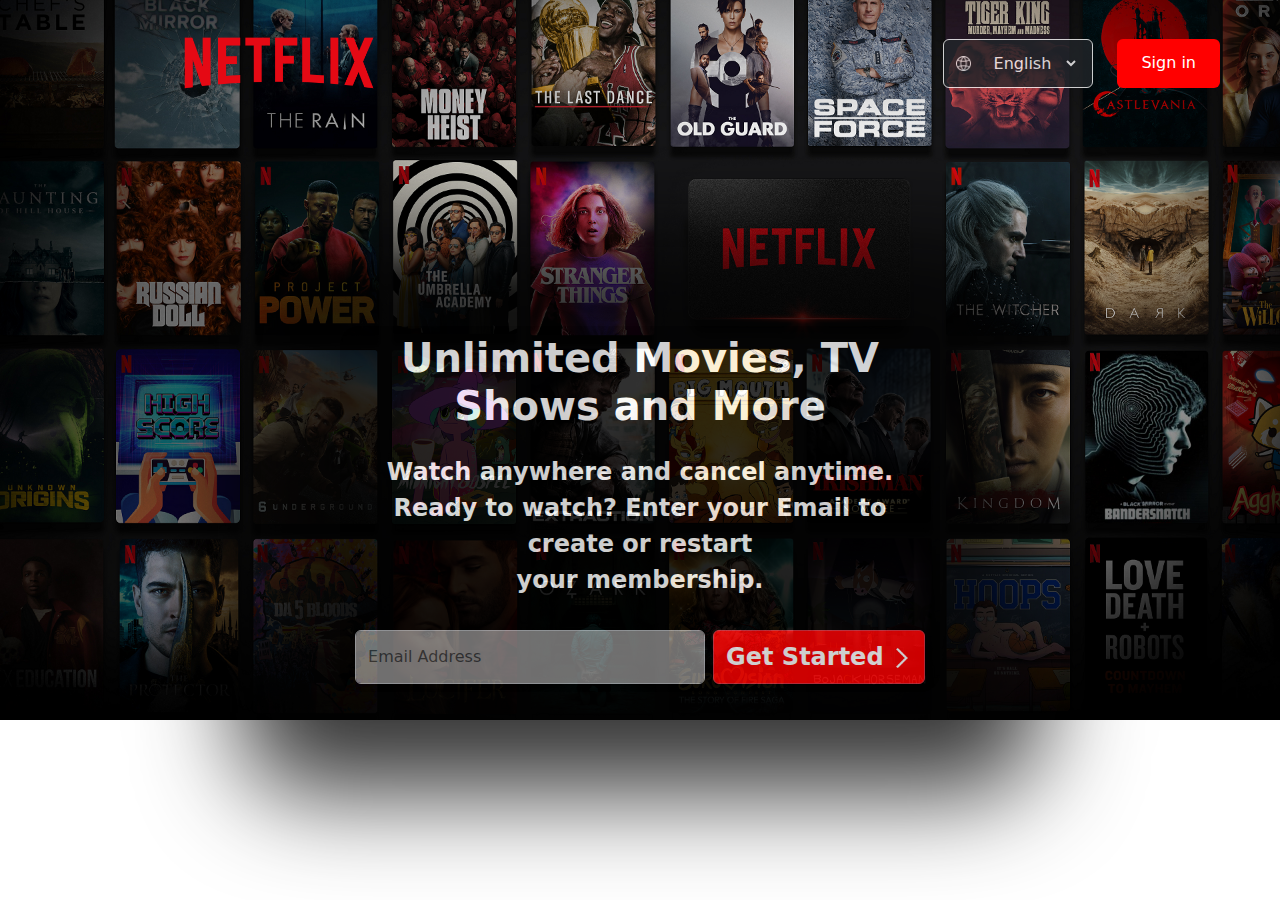
<file: index.html>
<!DOCTYPE html>
<html lang="en">

<head>
    <meta charset="UTF-8">
    <meta name="viewport" content="width=device-width, initial-scale=1.0">
    <link href="https://cdn.jsdelivr.net/npm/bootstrap@5.3.3/dist/css/bootstrap.min.css" rel="stylesheet"
        integrity="sha384-QWTKZyjpPEjISv5WaRU9OFeRpok6YctnYmDr5pNlyT2bRjXh0JMhjY6hW+ALEwIH" crossorigin="anonymous">
    <link rel="stylesheet" href="./pages/style.css">
    <link rel="icon" href="./thumbnails/N.png">
    <title>Netflix</title>
</head>

<body class="background">




    <nav class="navbar px-5 ">
        <div class="container-fluid ">
            <a class="navbar-brand " href="./index.html"><img src="./thumbnails/logo.png" alt="logo"
                    class="img-fluid logo"></a>

            <div class="d-flex">

                <div class="dropdown mx-4">
                    <button class="btn btn-dark  border border-white" type="button" data-bs-toggle="dropdown"
                        aria-expanded="false" style="opacity: 0.8;">
                        <img src="./thumbnails/global.png" class="img-fluid global" alt="language">
                        <select name="languages" id="languagesSelect" class="language__drop__down btn btn-dark">
                            <option value="english" selected style="color: black;">English</option>
                            <option value="hindi" style="color: black;">हिन्दी</option>
                        </select>
                    </button>

                </div>
                <button class="btn  btn-danger login-btn px-4" type="submit"><a href="./pages/login.html">Sign
                        in</a></button>
            </div>

        </div>
    </nav>


    <div class="d-flex flex-column mb-3 text-center">
        <div class="p-2 ">
            <h1 class="fs-1">Unlimited Movies, TV Shows and More</h1>
        </div>
        <div class="p-2 ">
            <p class="fs-4">Watch anywhere and cancel anytime.<br>Ready to watch? Enter your Email to create or
                restart<br>your membership.</p>
        </div>

        <div class="p-2 d-flex mx-auto started fs-4 ">
            <label for="exampleFormControlInput1" class="form-label"></label>
            <input type="email" class="form-control me-2" id="exampleFormControlInput1" placeholder="Email Address" style="background-color: #fffefeae;">
            <button type="button" class="btn btn-danger fs-4" style="background-color: red;">Get Started <img src="./thumbnails/forward-arrow.png"
                    class="img-fluid forward-arrow" alt="forward-arrow"> </button>
        </div>
    </div>

</body>

</html>
</file>
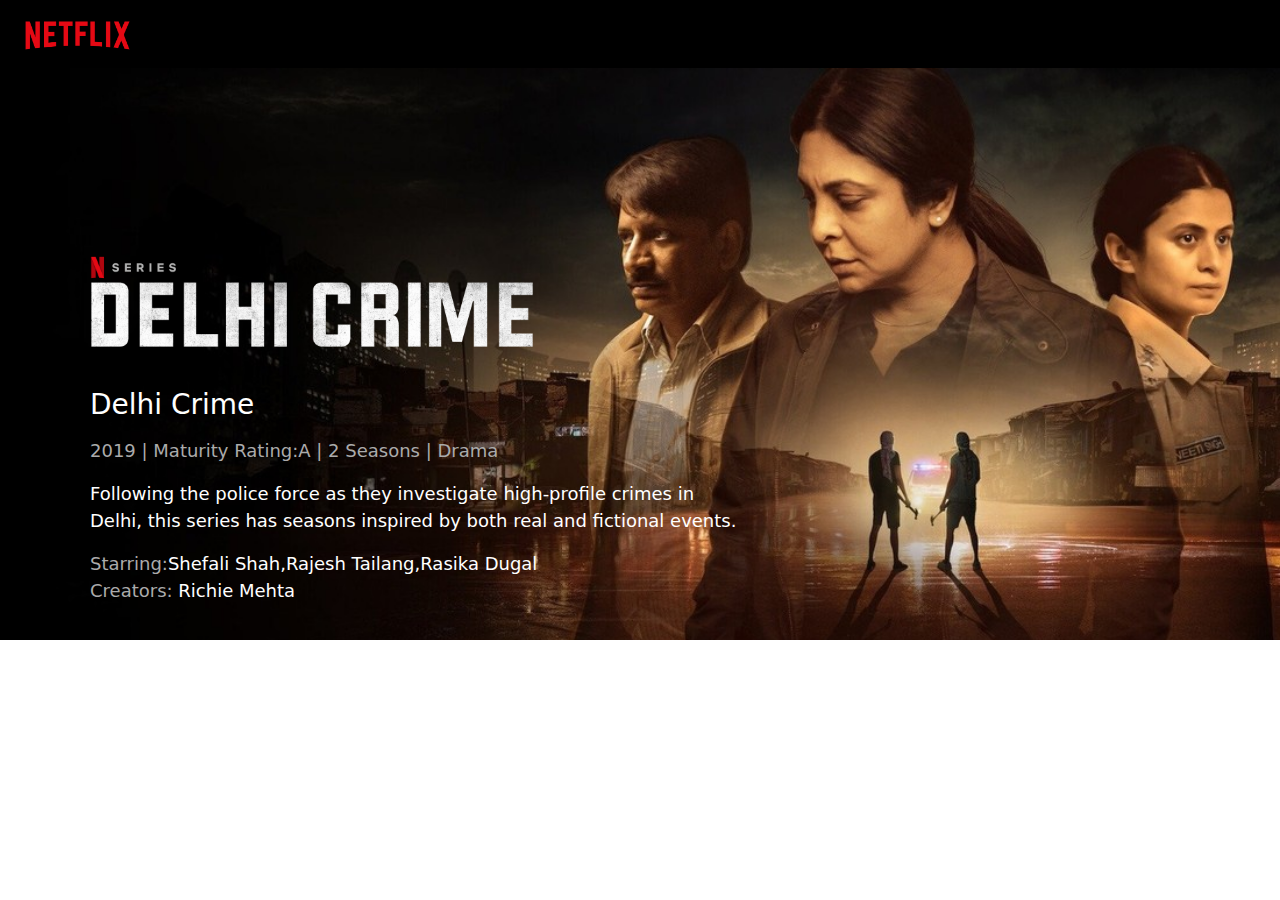
<file: content/delhicrimes.html>
<!DOCTYPE html>
<html lang="en">

<head>
    <meta charset="UTF-8">
    <meta name="viewport" content="width=device-width, initial-scale=1.0">
    <link href="https://cdn.jsdelivr.net/npm/bootstrap@5.3.3/dist/css/bootstrap.min.css" rel="stylesheet"
        integrity="sha384-QWTKZyjpPEjISv5WaRU9OFeRpok6YctnYmDr5pNlyT2bRjXh0JMhjY6hW+ALEwIH" crossorigin="anonymous">
    <title>Delhi Crimes</title>
    <style>
        .main {
            background-image: url(../backgrounds/delhi-crimes.jpg);
            background-repeat: no-repeat;
            background-size: cover;
            background-position: fixed;
        }

        .container {
            padding: 20px;
            flex-direction: column;
        }

        h3 {
            margin-bottom: 15px;
        }


        .title {
            height: 100px;
            margin-top: 80px;
            margin-bottom: 120px;
        }

        .info {
            color: rgb(171, 171, 171);
            font-size: 18px;
        }
    </style>
</head>
<!-- <div class="p-3 mb-2 bg-dark text-white">.bg-dark</div> -->

<body>

    <nav class="navbar p-0  ">
        <div class="container-fluid bg-black">
            <a class="navbar-brand" href="../pages/home.html">
                <img src="../thumbnails/logo.png" alt="Logo" HEIGHT="55px" height="24"
                    class="d-inline-block align-text-top">

            </a>
        </div>
    </nav>



    <div class="main ">

        <div class="container ">
            <div class="title">
                <img src="../title/delhi crimes.png" alt="title" class="title">
            </div>
            <div class="content-info text-white ">
                <h3>Delhi Crime</h3>

                <p class="info">2019 | Maturity Rating:A | 2 Seasons | Drama</p>
                <p style="font-size: 18px;">
                    Following the police force as they investigate high-profile crimes in <br>Delhi, this series has seasons inspired by both real and fictional events.

                <p style="font-size: 18px;">
                    <span class="info">Starring:</span>Shefali Shah,Rajesh Tailang,Rasika Dugal<br>
                    <span class="info">Creators:</span> Richie Mehta
                </p>

            </div>
        </div>
    </div>
</body>

</html>
</file>
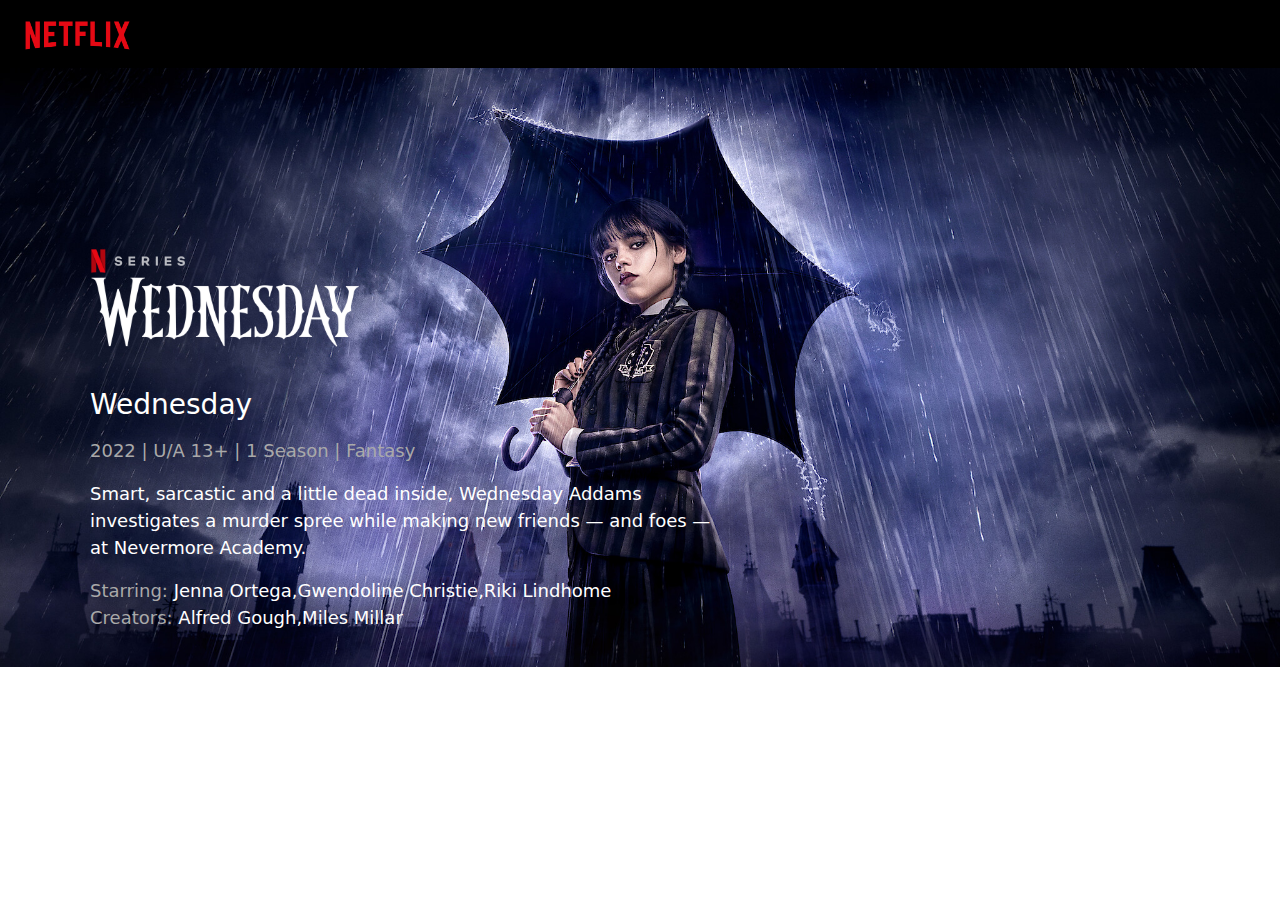
<file: content/moneyheist.html>
<!DOCTYPE html>
<html lang="en">

<head>
    <meta charset="UTF-8">
    <meta name="viewport" content="width=device-width, initial-scale=1.0">
    <link href="https://cdn.jsdelivr.net/npm/bootstrap@5.3.3/dist/css/bootstrap.min.css" rel="stylesheet"
        integrity="sha384-QWTKZyjpPEjISv5WaRU9OFeRpok6YctnYmDr5pNlyT2bRjXh0JMhjY6hW+ALEwIH" crossorigin="anonymous">
    <title>wednesday</title>
    <style>
        .main {
            background-image: url(../backgrounds/wednesday.jpg);
            background-repeat: no-repeat;
            background-size: cover;
            background-position: fixed;
        }

        .container {
            padding: 20px;
            flex-direction: column;
        }

        h3 {
            margin-bottom: 15px;
        }


        .title {
            height: 100px;
            margin-top: 80px;
            margin-bottom: 120px;
        }

        .info {
            color: rgb(169, 169, 169);
            font-size: 18px;
        }
    </style>
</head>
<!-- <div class="p-3 mb-2 bg-dark text-white">.bg-dark</div> -->

<body>

    <nav class="navbar p-0  ">
        <div class="container-fluid bg-black">
            <a class="navbar-brand" href="../pages/home.html">
                <img src="../thumbnails/logo.png" alt="Logo" HEIGHT="55px" height="24"
                    class="d-inline-block align-text-top">

            </a>
        </div>
    </nav>



    <div class="main ">

        <div class="container ">
            <div class="title">
                <img src="../title/wednesday.png" alt="title" class="title">
            </div>
            <div class="content-info text-white ">
                <h3>Wednesday</h3>
                <p class="info"> 2022 | U/A 13+ | 1 Season | Fantasy</p>
                <p style="font-size: 18px;">
                    Smart, sarcastic and a little dead inside, Wednesday Addams <br>
                    investigates a murder spree while making new
                    friends — and foes — <br>at Nevermore Academy.</p>

                <p style="font-size: 18px;">
                    <span class="info">Starring:</span> Jenna Ortega,Gwendoline Christie,Riki Lindhome<br>
                    <span class="info"> Creators:</span> Alfred Gough,Miles Millar
                </p>

            </div>
        </div>
    </div>
</body>

</html>
</file>
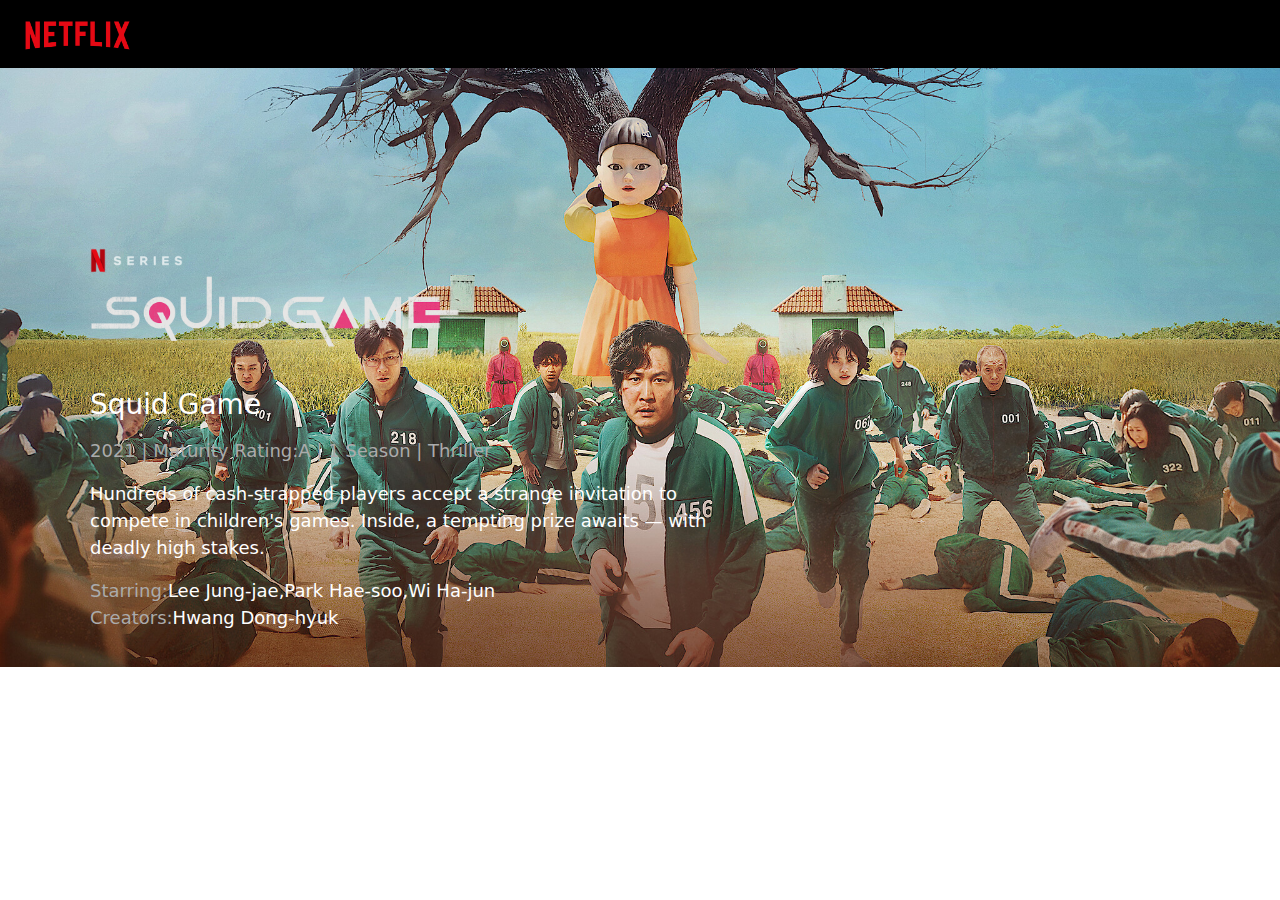
<file: content/squidgames.html>
<!DOCTYPE html>
<html lang="en">

<head>
    <meta charset="UTF-8">
    <meta name="viewport" content="width=device-width, initial-scale=1.0">
    <link href="https://cdn.jsdelivr.net/npm/bootstrap@5.3.3/dist/css/bootstrap.min.css" rel="stylesheet"
        integrity="sha384-QWTKZyjpPEjISv5WaRU9OFeRpok6YctnYmDr5pNlyT2bRjXh0JMhjY6hW+ALEwIH" crossorigin="anonymous">
    <title>Delhi Crimes</title>
    <style>
        .main {
            background-image: url(../backgrounds/squid\ games.jpg);
            background-repeat: no-repeat;
            background-size: cover;
            background-position: fixed;
        }

        .container {
            padding: 20px;
            flex-direction: column;
        }

        h3 {
            margin-bottom: 15px;
        }


        .title {
            height: 100px;
            margin-top: 80px;
            margin-bottom: 120px;
        }

        .info {
            color: rgb(171, 171, 171);
            font-size: 18px;
        }
    </style>
</head>
<!-- <div class="p-3 mb-2 bg-dark text-white">.bg-dark</div> -->

<body>

    <nav class="navbar p-0  ">
        <div class="container-fluid bg-black">
            <a class="navbar-brand" href="../pages/home.html">
                <img src="../thumbnails/logo.png" alt="Logo" HEIGHT="55px" height="24"
                    class="d-inline-block align-text-top">

            </a>
        </div>
    </nav>



    <div class="main ">

        <div class="container ">
            <div class="title">
                <img src="../title/squid games.png" alt="title" class="title">
            </div>
            <div class="content-info text-white ">
                <h3>Squid Game </h3>

                <p class="info">2021 | Maturity Rating:A | 1 Season | Thriller</p>
                <p style="font-size: 18px;">
                    Hundreds of cash-strapped players accept a strange invitation to <br>compete in children's games. Inside, a tempting prize awaits — with <br>deadly high stakes.

                <p style="font-size: 18px;">
                    <span class="info">Starring:</span>Lee Jung-jae,Park Hae-soo,Wi Ha-jun<br>
                    <span class="info">Creators:</span>Hwang Dong-hyuk
                </p>

            </div>
        </div>
    </div>
</body>

</html>
</file>
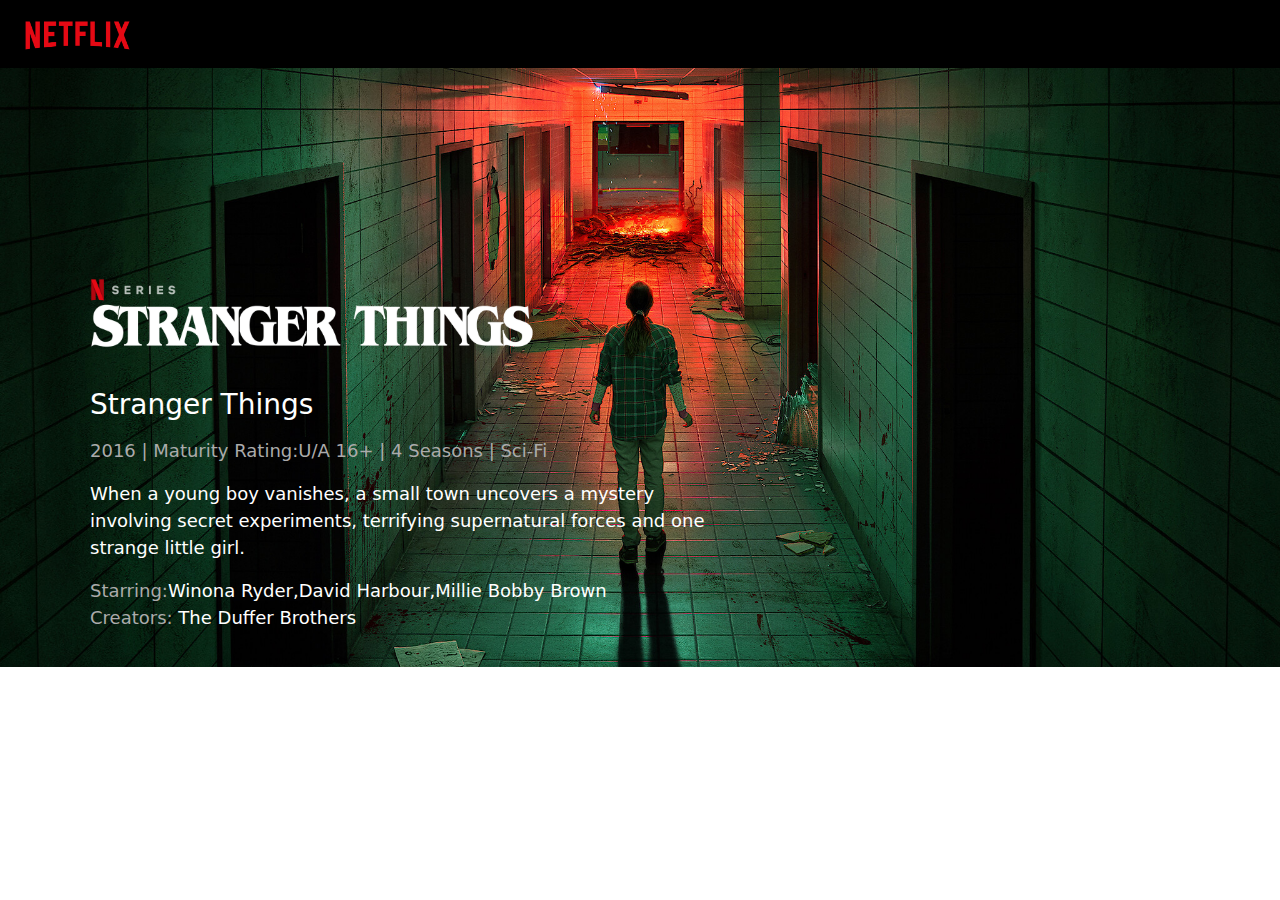
<file: content/strangerthings.html>
<!DOCTYPE html>
<html lang="en">

<head>
    <meta charset="UTF-8">
    <meta name="viewport" content="width=device-width, initial-scale=1.0">
    <link href="https://cdn.jsdelivr.net/npm/bootstrap@5.3.3/dist/css/bootstrap.min.css" rel="stylesheet"
        integrity="sha384-QWTKZyjpPEjISv5WaRU9OFeRpok6YctnYmDr5pNlyT2bRjXh0JMhjY6hW+ALEwIH" crossorigin="anonymous">
    <title>Stranger Things</title>
    <style>
        .main {
            background-image: url(../backgrounds/stranger\ things.jpg);
            background-repeat: no-repeat;
            background-size: cover;
            background-position: fixed;
        }

        .container {
            padding: 20px;
            flex-direction: column;
        }

        h3 {
            margin-bottom: 15px;
        }


        .title {
            height: 100px;
            margin-top: 80px;
            margin-bottom: 120px;
        }

        .info {
            color: rgb(171, 171, 171);
            font-size: 18px;
        }
    </style>
</head>
<!-- <div class="p-3 mb-2 bg-dark text-white">.bg-dark</div> -->

<body>

    <nav class="navbar p-0  ">
        <div class="container-fluid bg-black">
            <a class="navbar-brand" href="../pages/home.html">
                <img src="../thumbnails/logo.png" alt="Logo" HEIGHT="55px" height="24"
                    class="d-inline-block align-text-top">

            </a>
        </div>
    </nav>



    <div class="main ">

        <div class="container ">
            <div class="title">
                <img src="../title/stranger things.png" alt="title" class="title">
            </div>
            <div class="content-info text-white ">
                <h3>Stranger Things</h3>

                <p class="info">2016 | Maturity Rating:U/A 16+ | 4 Seasons | Sci-Fi</p>
                <p style="font-size: 18px;">
                    When a young boy vanishes, a small town uncovers a mystery <br>involving secret experiments, terrifying supernatural forces and one <br>strange little girl.

                <p style="font-size: 18px;">
                    <span class="info">Starring:</span>Winona Ryder,David Harbour,Millie Bobby Brown<br>
                    <span class="info">Creators:</span> The Duffer Brothers
                </p>

            </div>
        </div>
    </div>
</body>

</html>
</file>
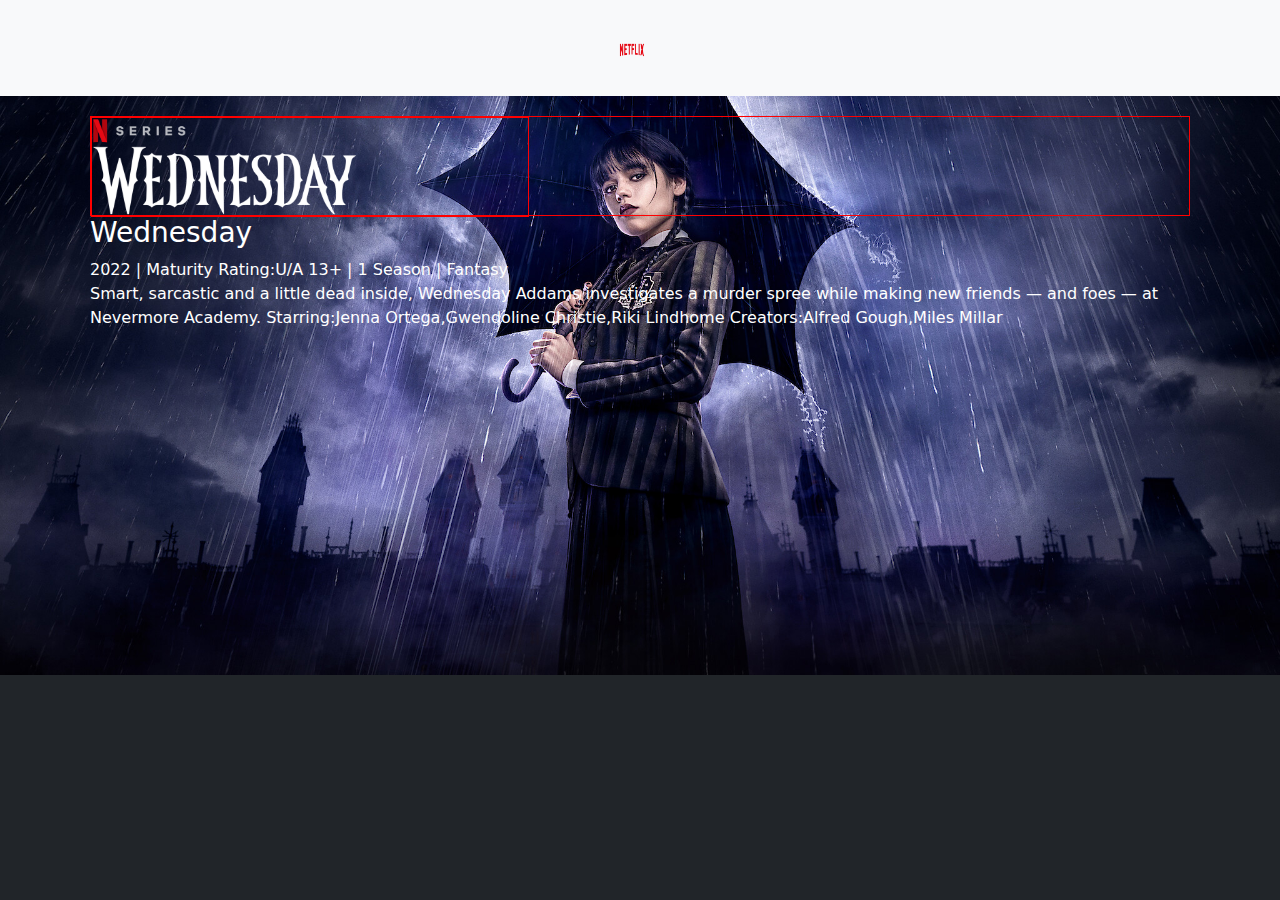
<file: content/wednesday.html>
<!DOCTYPE html>
<html lang="en">

<head>
    <meta charset="UTF-8">
    <meta name="viewport" content="width=device-width, initial-scale=1.0">
    <link href="https://cdn.jsdelivr.net/npm/bootstrap@5.3.3/dist/css/bootstrap.min.css" rel="stylesheet"
        integrity="sha384-QWTKZyjpPEjISv5WaRU9OFeRpok6YctnYmDr5pNlyT2bRjXh0JMhjY6hW+ALEwIH" crossorigin="anonymous">
    <title>wednesday</title>
    <style>
        body {
            background-image: url(../backgrounds/wednesday.jpg);
            background-repeat: no-repeat;
            background-size: cover;
        }

        .container {
            padding: 20px;
            flex-direction: column;
        }

        .title {
            height: 100px;
            border: 1px solid red;
        }
    </style>
</head>
<!-- <div class="p-3 mb-2 bg-dark text-white">.bg-dark</div> -->

<body class="bg-dark ">


    <nav class="navbar bg-body-tertiary bg-black">
        <div class="container">
            <a class="navbar-brand" href="#">
                <img src="../thumbnails/logo.png" alt="netflix" width="30" height="24">
            </a>
        </div>
    </nav>



    <div class="container">
        <div class="title">
            <img src="../title/wednesday.png" alt="title" class="title">
        </div>
        <div class="content-info text-white">
            <h3>Wednesday</h3>
            <div class="callout"> 2022 | Maturity Rating:U/A 13+ | 1 Season | Fantasy</div>

            Smart, sarcastic and a little dead inside, Wednesday Addams investigates a murder spree while making new
            friends — and foes — at Nevermore Academy.
            Starring:Jenna Ortega,Gwendoline Christie,Riki Lindhome
            Creators:Alfred Gough,Miles Millar
        </div>
    </div>
</body>

</html>
</file>
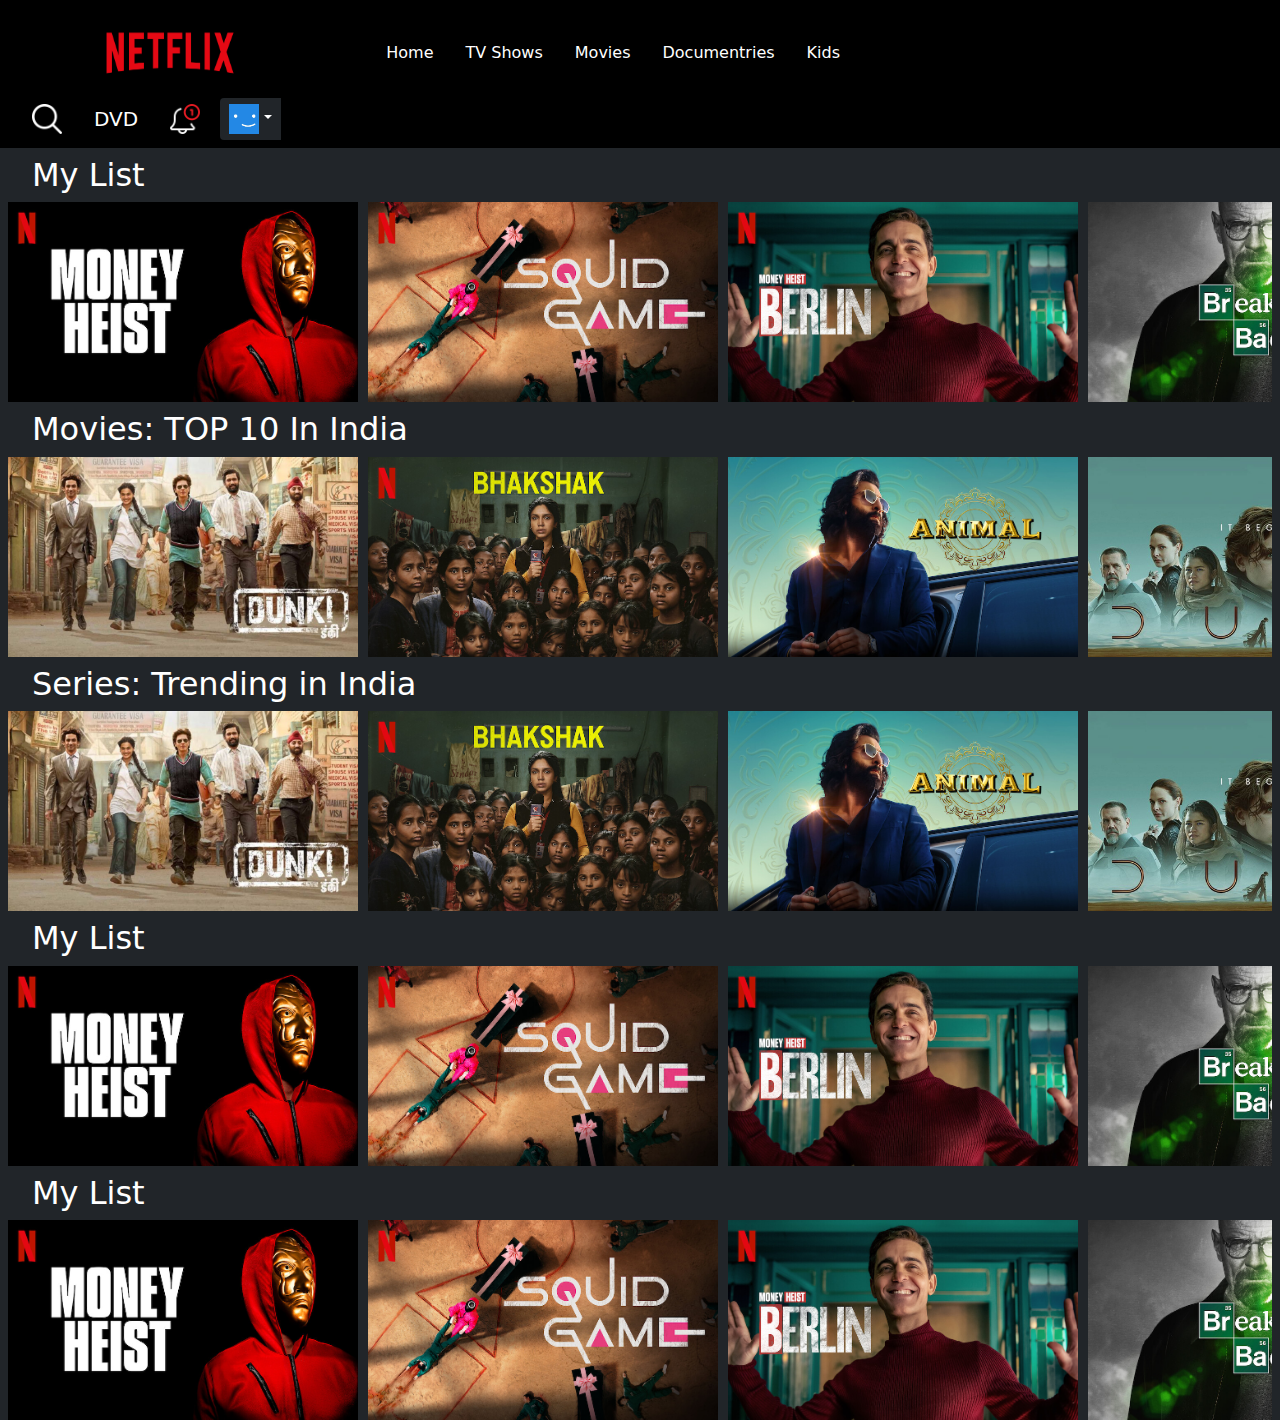
<file: pages/home.html>
<!DOCTYPE html>
<html lang="en">

<head>
        <meta charset="UTF-8">
        <meta name="viewport" content="width=device-width, initial-scale=1.0">
        <link href="https://cdn.jsdelivr.net/npm/bootstrap@5.3.3/dist/css/bootstrap.min.css" rel="stylesheet"
                integrity="sha384-QWTKZyjpPEjISv5WaRU9OFeRpok6YctnYmDr5pNlyT2bRjXh0JMhjY6hW+ALEwIH"
                crossorigin="anonymous">
        <link rel="stylesheet" href="../pages/style.css">
        <link rel="icon" href="../thumbnails/N.png">
        <title>Home</title>
</head>

<body class="bg-dark">
        <nav class="navbar px-2" style="background-color: #000;;top: 0; position: sticky;">
                <div class="container-fluid  ">
                        <a class="navbar-brand " href="../pages/home.html"><img src="../thumbnails/logo.png" alt="logo"
                                        class="img-fluid " style="height: 80px; margin-left: -30px;"></a>

                        <div class="d-flex menu-bar ">
                                <button class="btn btn-outline-dark me-2" type="submit"> <a
                                                href="../pages/home.html">Home</a> </button>
                                <button class="btn btn-outline-dark me-2" type="submit"> <a href="../pages/tv-shows.html">TV Shows</a>
                                </button>
                                <button class="btn btn-outline-dark me-2" type="submit"> <a href="../pages/movies.html">Movies</a> </button>
                                <button class="btn btn-outline-dark me-2" type="submit"> <a href="../pages/">Documentries</a>
                                </button>
                                <button class="btn btn-outline-dark me-2" type="submit"> <a href="../pages/kids.html">Kids</a>
                                </button>

                        </div>
                        <div class="d-flex">
                                <button class="btn btn-outline-dark me-2" type="submit"> <img
                                                src="../thumbnails/search.png" alt="profile"
                                                class="img-fluid search"></button>

                                <button class="btn btn-outline-dark me-2" type="submit"
                                        style="color: #fff; font-size: 20px;"><!-- <img src="../thumbnails/" alt="profile"
                        class="img-fluid profile">-->DVD</button>

                                <button class="btn btn-outline-dark me-2" type="submit"> <img
                                                src="../thumbnails/notify.png" alt="profile"
                                                class="img-fluid notify"></button>
                                <div class="btn-group me-2">
                                        <button type="button"
                                                class="btn btn-sm btn-dark dropdown-toggle dropdown-toggle-split"
                                                data-bs-toggle="dropdown" aria-expanded="false">
                                                <img src="../thumbnails/blue-profile.webp"
                                                        class="img-fluid profile-logos" alt=" profile">
                                        </button>
                                        <ul class="dropdown-menu">
                                                <li>hello</li>
                                        </ul>
                                </div>
                        </div>

                </div>
        </nav>
        <div class="my_list mx-2">
                <h2 class="content-title my-2 mx-4">My List</h2>
                <div class="row-col row-cols-5">
                        <div class="col poster "><img src="../posters/money-heist.jpg" alt="logo" class="img-fluid "
                                        style="width: 100%; height: 100%;"></div>
                        <div class="col poster "><img src="../posters/squid game.jpg" alt="logo" class="img-fluid "
                                        style="width: 100%; height: 100%;"></div>
                        <div class="col poster "><img src="../posters/berlin.jpg" alt="logo" class="img-fluid "
                                        style="width: 100%; height: 100%;"></div>
                        <div class="col poster"><img src="../posters/breaking bad.jpg" alt="logo" class="img-fluid "
                                        style="width: 100%; height: 100%;"></div>
                        <div class="col poster"><img src="../posters/stranger things.jpg" alt="logo" class="img-fluid "
                                        style="width: 100%; height: 100%;"></div>
                        <div class="col poster"><img src="../posters/sweet tooth.jpg" alt="logo" class="img-fluid "
                                        style="width: 100%; height: 100%;"></div>
                        <div class="col poster"><img src="../posters/witcher.jpg" alt="logo" class="img-fluid "
                                        style="width: 100%; height: 100%;"></div>
                        <div class="col poster"><img src="../posters/bridgerton.jpg" alt="logo" class="img-fluid "
                                        style="width: 100%; height: 100%;"></div>
                        <div class="col poster"><img src="../posters/Wednesday.jpg" alt="logo" class="img-fluid "
                                        style="width: 100%; height: 100%;"></div>
                        <div class="col poster"><img src="../posters/peaky-blinders.jpg" alt="logo" class="img-fluid "
                                        style="width: 100%; height: 100%;"></div>
                        <div class="col poster"><img src="../posters/sex-education.webp" alt="logo" class="img-fluid "
                                        style="width: 100%; height: 100%;"></div>
                        <div class="col poster"><img src="../posters/all of us are dead.jpg" alt="logo"
                                        class="img-fluid " style="width: 100%; height: 100%;"></div>

                </div>
        </div>

        <div class="my_list mx-2">
                <h2 class="content-title my-2 mx-4">Movies: TOP 10 In India</h2>
                <div class="row-col row-cols-5">
                        <div class="col poster "><img src="../movies/dunki.jpg" alt="logo" class="img-fluid "
                                        style="width: 100%; height: 100%;"></div>
                        <div class="col poster "><img src="../movies/bhakshak.jpg" alt="logo" class="img-fluid "
                                        style="width: 100%; height: 100%;"></div>
                        <div class="col poster "><img src="../movies/animal.jpg" alt="logo" class="img-fluid "
                                        style="width: 100%; height: 100%;"></div>
                        <div class="col poster"><img src="../movies/dune.jpg" alt="logo" class="img-fluid "
                                        style="width: 100%; height: 100%;"></div>
                        <div class="col poster"><img src="../movies/gk.jpg" alt="logo" class="img-fluid "
                                        style="width: 100%; height: 100%;"></div>
                        <div class="col poster"><img src="../movies/through-my- window.jpg" alt="logo" class="img-fluid "
                                        style="width: 100%; height: 100%;"></div>
                        <div class="col poster"><img src="../movies/hi-papa.jpg" alt="logo" class="img-fluid "
                                        style="width: 100%; height: 100%;"></div>
                        <div class="col poster"><img src="../movies/jawan.jpg" alt="logo" class="img-fluid "
                                        style="width: 100%; height: 100%;"></div>
                        <div class="col poster"><img src="../movies/salaar.jpg" alt="logo" class="img-fluid "
                                        style="width: 100%; height: 100%;"></div>
                        <div class="col poster"><img src="../movies/players.jpg" alt="logo" class="img-fluid "
                                        style="width: 100%; height: 100%;"></div>
                        

                </div>
        </div>

        <div class="my_list mx-2">
                <h2 class="content-title my-2 mx-4">Series: Trending in India</h2>
                <div class="row-col row-cols-5">
                        <div class="col poster "><img src="../movies/dunki.jpg" alt="logo" class="img-fluid "
                                        style="width: 100%; height: 100%;"></div>
                        <div class="col poster "><img src="../movies/bhakshak.jpg" alt="logo" class="img-fluid "
                                        style="width: 100%; height: 100%;"></div>
                        <div class="col poster "><img src="../movies/animal.jpg" alt="logo" class="img-fluid "
                                        style="width: 100%; height: 100%;"></div>
                        <div class="col poster"><img src="../movies/dune.jpg" alt="logo" class="img-fluid "
                                        style="width: 100%; height: 100%;"></div>
                        <div class="col poster"><img src="../movies/gk.jpg" alt="logo" class="img-fluid "
                                        style="width: 100%; height: 100%;"></div>
                        <div class="col poster"><img src="../movies/through-my- window.jpg" alt="logo" class="img-fluid "
                                        style="width: 100%; height: 100%;"></div>
                        <div class="col poster"><img src="../movies/hi-papa.jpg" alt="logo" class="img-fluid "
                                        style="width: 100%; height: 100%;"></div>
                        <div class="col poster"><img src="../movies/jawan.jpg" alt="logo" class="img-fluid "
                                        style="width: 100%; height: 100%;"></div>
                        <div class="col poster"><img src="../movies/salaar.jpg" alt="logo" class="img-fluid "
                                        style="width: 100%; height: 100%;"></div>
                        <div class="col poster"><img src="../movies/players.jpg" alt="logo" class="img-fluid "
                                        style="width: 100%; height: 100%;"></div>
                        

                </div>
        </div>
        <div class="my_list mx-2">
                <h2 class="content-title my-2 mx-4">My List</h2>
                <div class="row-col row-cols-5">
                        <div class="col poster "><img src="../posters/money-heist.jpg" alt="logo" class="img-fluid "
                                        style="width: 100%; height: 100%;"></div>
                        <div class="col poster "><img src="../posters/squid game.jpg" alt="logo" class="img-fluid "
                                        style="width: 100%; height: 100%;"></div>
                        <div class="col poster "><img src="../posters/berlin.jpg" alt="logo" class="img-fluid "
                                        style="width: 100%; height: 100%;"></div>
                        <div class="col poster"><img src="../posters/breaking bad.jpg" alt="logo" class="img-fluid "
                                        style="width: 100%; height: 100%;"></div>
                        <div class="col poster"><img src="../posters/stranger things.jpg" alt="logo" class="img-fluid "
                                        style="width: 100%; height: 100%;"></div>
                        <div class="col poster"><img src="../posters/sweet tooth.jpg" alt="logo" class="img-fluid "
                                        style="width: 100%; height: 100%;"></div>
                        <div class="col poster"><img src="../posters/witcher.jpg" alt="logo" class="img-fluid "
                                        style="width: 100%; height: 100%;"></div>
                        <div class="col poster"><img src="../posters/bridgerton.jpg" alt="logo" class="img-fluid "
                                        style="width: 100%; height: 100%;"></div>
                        <div class="col poster"><img src="../posters/Wednesday.jpg" alt="logo" class="img-fluid "
                                        style="width: 100%; height: 100%;"></div>
                        <div class="col poster"><img src="../posters/peaky-blinders.jpg" alt="logo" class="img-fluid "
                                        style="width: 100%; height: 100%;"></div>
                        <div class="col poster"><img src="../posters/sex-education.webp" alt="logo" class="img-fluid "
                                        style="width: 100%; height: 100%;"></div>
                        <div class="col poster"><img src="../posters/all of us are dead.jpg" alt="logo"
                                        class="img-fluid " style="width: 100%; height: 100%;"></div>

                </div>
        </div>

        <div class="my_list mx-2">
                <h2 class="content-title my-2 mx-4">My List</h2>
                <div class="row-col row-cols-5">
                        <div class="col poster "><img src="../posters/money-heist.jpg" alt="logo" class="img-fluid "
                                        style="width: 100%; height: 100%;"></div>
                        <div class="col poster "><img src="../posters/squid game.jpg" alt="logo" class="img-fluid "
                                        style="width: 100%; height: 100%;"></div>
                        <div class="col poster "><img src="../posters/berlin.jpg" alt="logo" class="img-fluid "
                                        style="width: 100%; height: 100%;"></div>
                        <div class="col poster"><img src="../posters/breaking bad.jpg" alt="logo" class="img-fluid "
                                        style="width: 100%; height: 100%;"></div>
                        <div class="col poster"><img src="../posters/stranger things.jpg" alt="logo" class="img-fluid "
                                        style="width: 100%; height: 100%;"></div>
                        <div class="col poster"><img src="../posters/sweet tooth.jpg" alt="logo" class="img-fluid "
                                        style="width: 100%; height: 100%;"></div>
                        <div class="col poster"><img src="../posters/witcher.jpg" alt="logo" class="img-fluid "
                                        style="width: 100%; height: 100%;"></div>
                        <div class="col poster"><img src="../posters/bridgerton.jpg" alt="logo" class="img-fluid "
                                        style="width: 100%; height: 100%;"></div>
                        <div class="col poster"><img src="../posters/Wednesday.jpg" alt="logo" class="img-fluid "
                                        style="width: 100%; height: 100%;"></div>
                        <div class="col poster"><img src="../posters/peaky-blinders.jpg" alt="logo" class="img-fluid "
                                        style="width: 100%; height: 100%;"></div>
                        <div class="col poster"><img src="../posters/sex-education.webp" alt="logo" class="img-fluid "
                                        style="width: 100%; height: 100%;"></div>
                        <div class="col poster"><img src="../posters/all of us are dead.jpg" alt="logo"
                                        class="img-fluid " style="width: 100%; height: 100%;"></div>

                </div>
        </div>

</body>

</html>
</file>
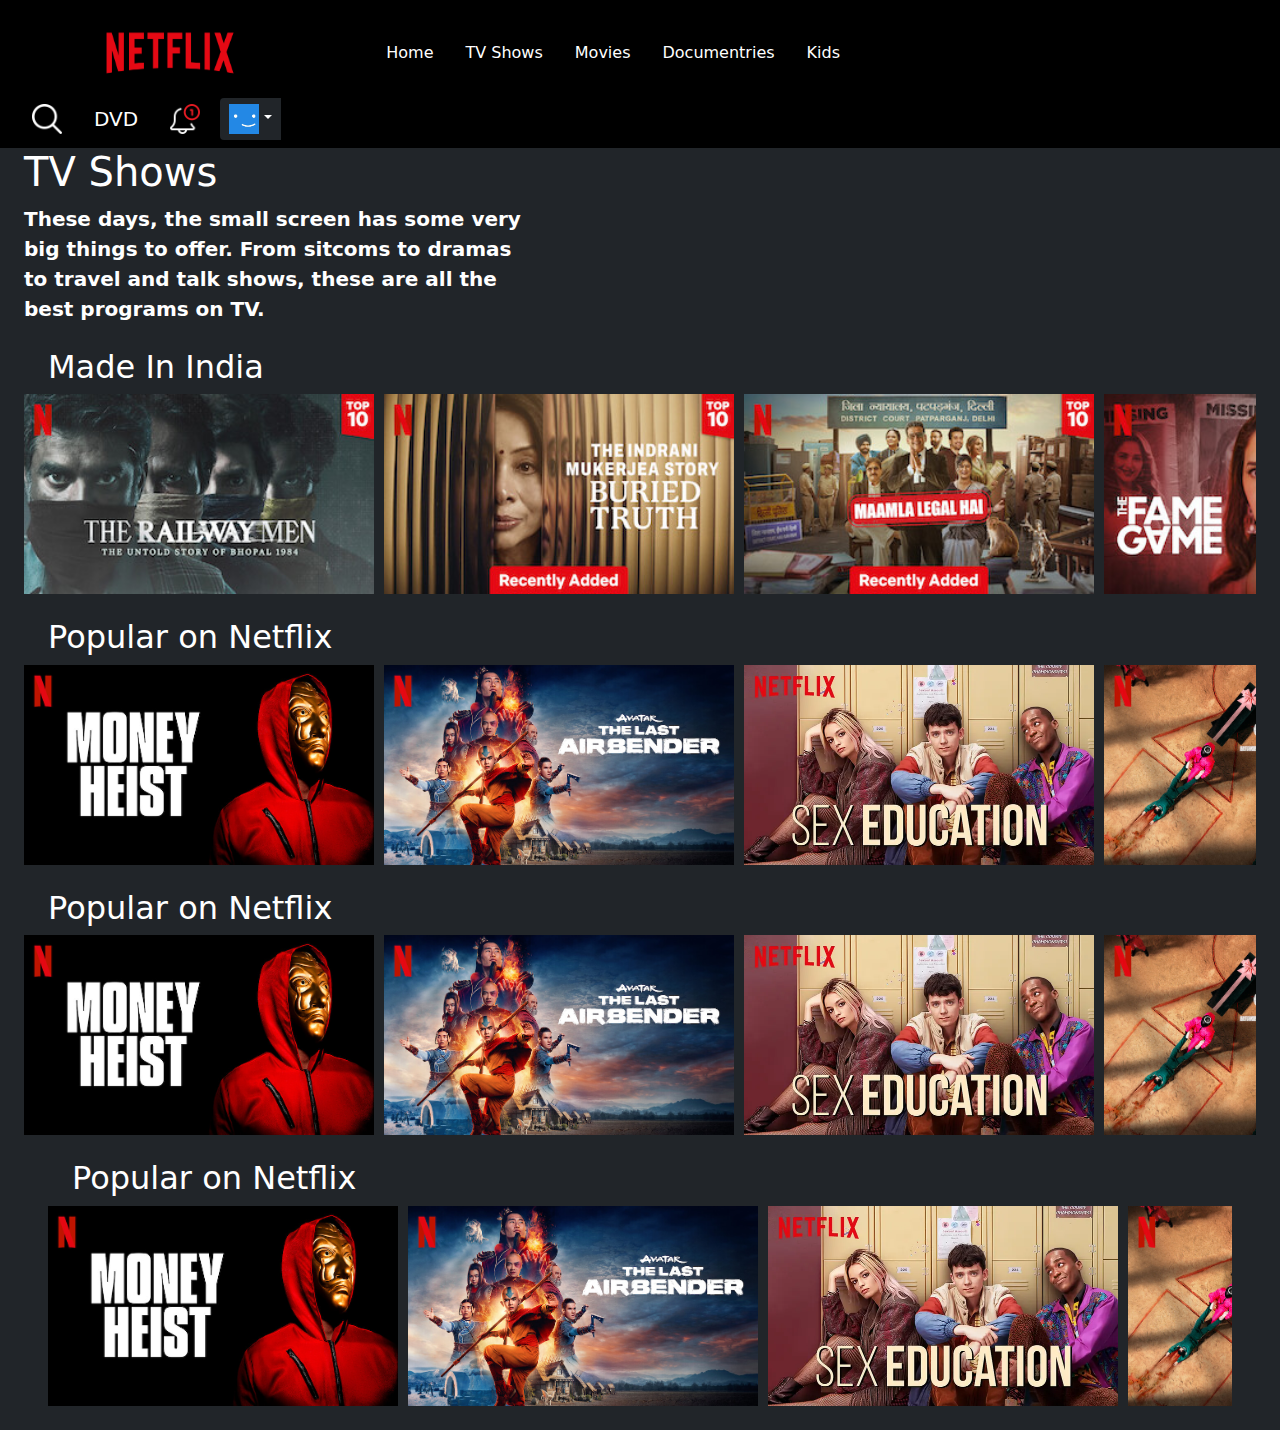
<file: pages/kids.html>
<!DOCTYPE html>
<html lang="en">

<head>
    <meta charset="UTF-8">
    <meta name="viewport" content="width=device-width, initial-scale=1.0">
    <link href="https://cdn.jsdelivr.net/npm/bootstrap@5.3.3/dist/css/bootstrap.min.css" rel="stylesheet"
        integrity="sha384-QWTKZyjpPEjISv5WaRU9OFeRpok6YctnYmDr5pNlyT2bRjXh0JMhjY6hW+ALEwIH" crossorigin="anonymous">
    <link rel="stylesheet" href="../pages/style.css">
    <link rel="icon" href="../thumbnails/N.png">
    <title>Kids</title>
    <style>.row-cols-5{
        max-width: 100%;
        display: flex;
        overflow-x: auto;
    }
    .poster{
        width:350px;
        height: 200px;
        text-align: center;
        nav-down: auto;
        margin-right: 10px;
     
    }
    .row-cols-5::-webkit-scrollbar{
        width: 0;
        
    }</style>
</head>

<body class="bg-dark">
    <nav class="navbar px-2" style="background-color: #000;">
        <div class="container-fluid  ">
            <a class="navbar-brand " href="../pages/home.html"><img src="../thumbnails/logo.png" alt="logo"
                    class="img-fluid " style="height: 80px; margin-left: -30px;"></a>

            <div class="d-flex menu-bar ">
                <button class="btn btn-outline-dark me-2" type="submit"> <a href="../pages/home.html">Home</a> </button>
                <button class="btn btn-outline-dark me-2" type="submit"> <a href="../pages/tv-shows.html">TV Shows</a>
                </button>
                <button class="btn btn-outline-dark me-2" type="submit"> <a href="../pages/movies.html">Movies</a> </button>
                <button class="btn btn-outline-dark me-2" type="submit"> <a href="../pages/">Documentries</a>
                </button>
                <button class="btn btn-outline-dark me-2" type="submit"> <a href="../pages/kids.html">Kids</a>
                </button>

            </div>


            <div class="d-flex">
                <button class="btn btn-outline-dark me-2" type="submit"> <img src="../thumbnails/search.png"
                        alt="profile" class="img-fluid search"></button>

                <button class="btn btn-outline-dark me-2" type="submit" style="color: #fff; font-size: 20px;"><!-- <img src="../thumbnails/" alt="profile"
                class="img-fluid profile">-->DVD</button>

                <button class="btn btn-outline-dark me-2" type="submit"> <img src="../thumbnails/notify.png"
                        alt="profile" class="img-fluid notify"></button>
                <div class="btn-group me-2">
                    <button type="button" class="btn btn-sm btn-dark dropdown-toggle dropdown-toggle-split"
                        data-bs-toggle="dropdown" aria-expanded="false">
                        <img src="../thumbnails/blue-profile.webp" class="img-fluid profile-logos" alt=" profile">
                    </button>
                    <ul class="dropdown-menu">
                        <li>hello</li>
                    </ul>
                </div>
            </div>

        </div>

        </div>
    </nav>

<div class="tv-shows mx-4" style="width: 500px; color: #fff; font-size: 20px; font-weight: 600;">
    <h1>TV Shows</h1>
    <p style>These days, the small screen has some very big things to offer. From sitcoms to dramas to travel and talk shows, these are all the best programs on TV.</p>
</div>
    <div class="my_list mx-4 my-4">
        <h2 class="content-title my-2 mx-4">Made In India</h2>
        <div class="row-col row-cols-5">
            <div class="col poster "><img src="../tv shows/railway men.jpg" alt="logo" class="img-fluid "
                    style="width: 100%; height: 100%;"></div>
            <div class="col poster "><img src="../tv shows/ims.jpg" alt="logo" class="img-fluid "
                    style="width: 100%; height: 100%;"></div>
            <div class="col poster "><img src="../tv shows/maamla leagul hai.jpg "alt="logo" class="img-fluid "
                    style="width: 100%; height: 100%;"></div>
            <div class="col poster"><img src="../tv shows/fame game.jpg" alt="logo" class="img-fluid "
                    style="width: 100%; height: 100%;"></div>
            <div class="col poster"><img src="../tv shows/delhi crimes.jpg" alt="logo" class="img-fluid "
                    style="width: 100%; height: 100%;"></div>
            <div class="col poster"><img src="../tv shows/khakee.jpg" alt="logo" class="img-fluid "
                    style="width: 100%; height: 100%;"></div>
            <div class="col poster"><img src="../tv shows/guns and gulabs.jpg" alt="logo" class="img-fluid "
                    style="width: 100%; height: 100%;"></div>
            <div class="col poster"><img src="../tv shows/kaala paani.jpg" alt="logo" class="img-fluid "
                    style="width: 100%; height: 100%;"></div>
            <div class="col poster"><img src="../tv shows/kohrra.jpg" alt="logo" class="img-fluid "
                    style="width: 100%; height: 100%;"></div>
            <div class="col poster"><img src="../tv shows/rana naidu.jpg" alt="logo" class="img-fluid "
                    style="width: 100%; height: 100%;"></div>


        </div>
    </div>
    <div class="my_list mx-4 my-4">
        <h2 class="content-title my-2 mx-4">Popular on Netflix</h2>
        <div class="row-col row-cols-5">
            <div class="col poster "><img src="../posters/money-heist.jpg" alt="logo" class="img-fluid "
                    style="width: 100%; height: 100%;"></div>
            <div class="col poster "><img src="../tv shows/avatar.jpg" alt="logo" class="img-fluid "
                    style="width: 100%; height: 100%;"></div>
            <div class="col poster "><img src="../posters/sex-education.webp "alt="logo" class="img-fluid "
                    style="width: 100%; height: 100%;"></div>
            <div class="col poster"><img src="../posters/squid game.jpg" alt="logo" class="img-fluid "
                    style="width: 100%; height: 100%;"></div>
            <div class="col poster"><img src="../posters/stranger things.jpg" alt="logo" class="img-fluid "
                    style="width: 100%; height: 100%;"></div>
            <div class="col poster"><img src="../posters/all of us are dead.jpg" alt="logo" class="img-fluid "
                    style="width: 100%; height: 100%;"></div>
            <div class="col poster"><img src="../tv shows/delhi crimes.jpg" alt="logo" class="img-fluid "
                    style="width: 100%; height: 100%;"></div>
            <div class="col poster"><img src="../posters/peaky-blinders.jpg" alt="logo" class="img-fluid "
                    style="width: 100%; height: 100%;"></div>
            <div class="col poster"><img src="../posters/Wednesday.jpg" alt="logo" class="img-fluid "
                    style="width: 100%; height: 100%;"></div>
            <div class="col poster"><img src="../posters/bridgerton.jpg" alt="logo" class="img-fluid "
                    style="width: 100%; height: 100%;"></div>


        </div>
    </div>

    <div class="my_list mx-4 my-4">
        <h2 class="content-title my-2 mx-4">Popular on Netflix</h2>
        <div class="row-col row-cols-5">
            <div class="col poster "><img src="../posters/money-heist.jpg" alt="logo" class="img-fluid "
                    style="width: 100%; height: 100%;"></div>
            <div class="col poster "><img src="../tv shows/avatar.jpg" alt="logo" class="img-fluid "
                    style="width: 100%; height: 100%;"></div>
            <div class="col poster "><img src="../posters/sex-education.webp "alt="logo" class="img-fluid "
                    style="width: 100%; height: 100%;"></div>
            <div class="col poster"><img src="../posters/squid game.jpg" alt="logo" class="img-fluid "
                    style="width: 100%; height: 100%;"></div>
            <div class="col poster"><img src="../posters/stranger things.jpg" alt="logo" class="img-fluid "
                    style="width: 100%; height: 100%;"></div>
            <div class="col poster"><img src="../posters/all of us are dead.jpg" alt="logo" class="img-fluid "
                    style="width: 100%; height: 100%;"></div>
            <div class="col poster"><img src="../tv shows/delhi crimes.jpg" alt="logo" class="img-fluid "
                    style="width: 100%; height: 100%;"></div>
            <div class="col poster"><img src="../posters/peaky-blinders.jpg" alt="logo" class="img-fluid "
                    style="width: 100%; height: 100%;"></div>
            <div class="col poster"><img src="../posters/Wednesday.jpg" alt="logo" class="img-fluid "
                    style="width: 100%; height: 100%;"></div>
            <div class="col poster"><img src="../posters/bridgerton.jpg" alt="logo" class="img-fluid "
                    style="width: 100%; height: 100%;"></div>
        </div>

        <div class="my_list mx-4 my-4">
                <h2 class="content-title my-2 mx-4">Popular on Netflix</h2>
                <div class="row-col row-cols-5">
                    <div class="col poster "><img src="../posters/money-heist.jpg" alt="logo" class="img-fluid "
                            style="width: 100%; height: 100%;"></div>
                    <div class="col poster "><img src="../tv shows/avatar.jpg" alt="logo" class="img-fluid "
                            style="width: 100%; height: 100%;"></div>
                    <div class="col poster "><img src="../posters/sex-education.webp "alt="logo" class="img-fluid "
                            style="width: 100%; height: 100%;"></div>
                    <div class="col poster"><img src="../posters/squid game.jpg" alt="logo" class="img-fluid "
                            style="width: 100%; height: 100%;"></div>
                    <div class="col poster"><img src="../posters/stranger things.jpg" alt="logo" class="img-fluid "
                            style="width: 100%; height: 100%;"></div>
                    <div class="col poster"><img src="../posters/all of us are dead.jpg" alt="logo" class="img-fluid "
                            style="width: 100%; height: 100%;"></div>
                    <div class="col poster"><img src="../tv shows/delhi crimes.jpg" alt="logo" class="img-fluid "
                            style="width: 100%; height: 100%;"></div>
                    <div class="col poster"><img src="../posters/peaky-blinders.jpg" alt="logo" class="img-fluid "
                            style="width: 100%; height: 100%;"></div>
                    <div class="col poster"><img src="../posters/Wednesday.jpg" alt="logo" class="img-fluid "
                            style="width: 100%; height: 100%;"></div>
                    <div class="col poster"><img src="../posters/bridgerton.jpg" alt="logo" class="img-fluid "
                            style="width: 100%; height: 100%;"></div>
        
        
                </div>
            </div>
    </div>
</body>

</html>
</file>
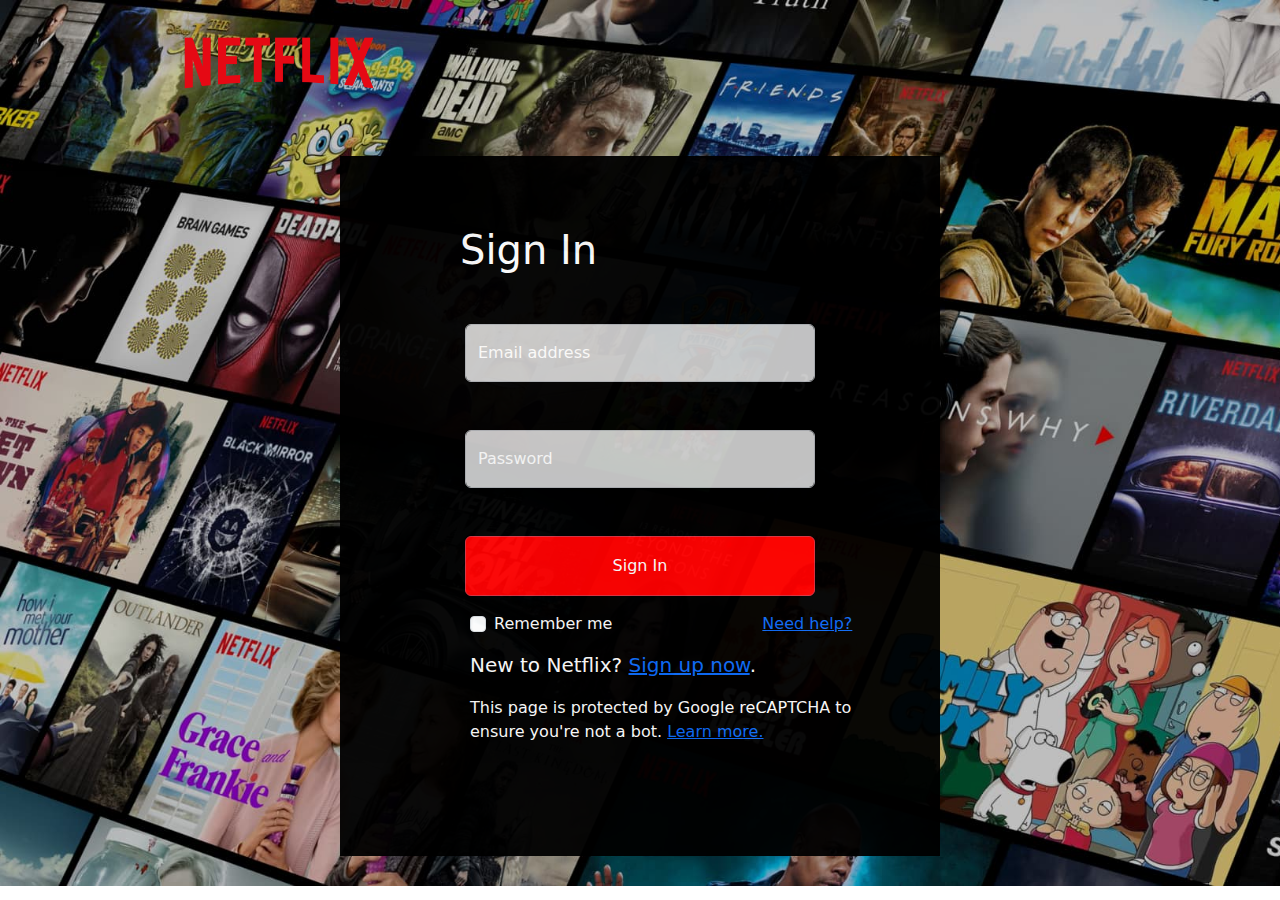
<file: pages/login.html>
<!DOCTYPE html>
<html lang="en">

<head>
    <meta charset="UTF-8">
    <meta name="viewport" content="width=device-width, initial-scale=1.0">
    <link href="https://cdn.jsdelivr.net/npm/bootstrap@5.3.3/dist/css/bootstrap.min.css" rel="stylesheet"
        integrity="sha384-QWTKZyjpPEjISv5WaRU9OFeRpok6YctnYmDr5pNlyT2bRjXh0JMhjY6hW+ALEwIH" crossorigin="anonymous">
    <link rel="stylesheet" href="../pages/style.css">
    <link rel="icon" href="../thumbnails/N.png">
    <title>Netflix</title>
</head>

<body
    style="background-image: url(../thumbnails/sign-up-bg.jpg); background-repeat: no-repeat; background-size: cover;">

    <nav class="navbar px-5">
        <div class="container-fluid ">
            <a class="navbar-brand" href="./index.html"><img src="../thumbnails/logo.png" alt="logo"
                    class="img-fluid logo"></a>
    </nav>


    <div class="d-flex flex-column  login-form">
        <h1 class="text-start ">Sign In</h1>

        <div class="form-floating mb-5 mx-auto">
            <input type="email" class="form-control" id="floatingInput" placeholder="name@example.com">
            <label for="floatingInput">Email address</label>
        </div>
        <div class="form-floating mb-5 mx-auto">
            <input type="password" class="form-control" id="floatingPassword" placeholder="Password">
            <label for="floatingPassword">Password</label>
        </div>

        <button type="button" class="btn btn-danger sign-in-btn mb-3 mx-auto"><a href="../pages/profiles.html">Sign In</a> </button>
        <div class="form-check d-flex">
            <input class="form-check-input  me-2 mb-3" type="checkbox"  id="flexCheckDefault">
            <label class="form-check-label" for="flexCheckDefault">
                Remember me
            </label>
            <a href="../index.html">Need help?</a>
        </div>
        <p class="fs-5">New to Netflix? <a href="../index.html">Sign up now</a>.</p><p>This page is protected by Google reCAPTCHA to<br>
            ensure you're not a bot. <a href="../index.html">Learn more.</a></p>
    </div>


</body>

</html>
</file>
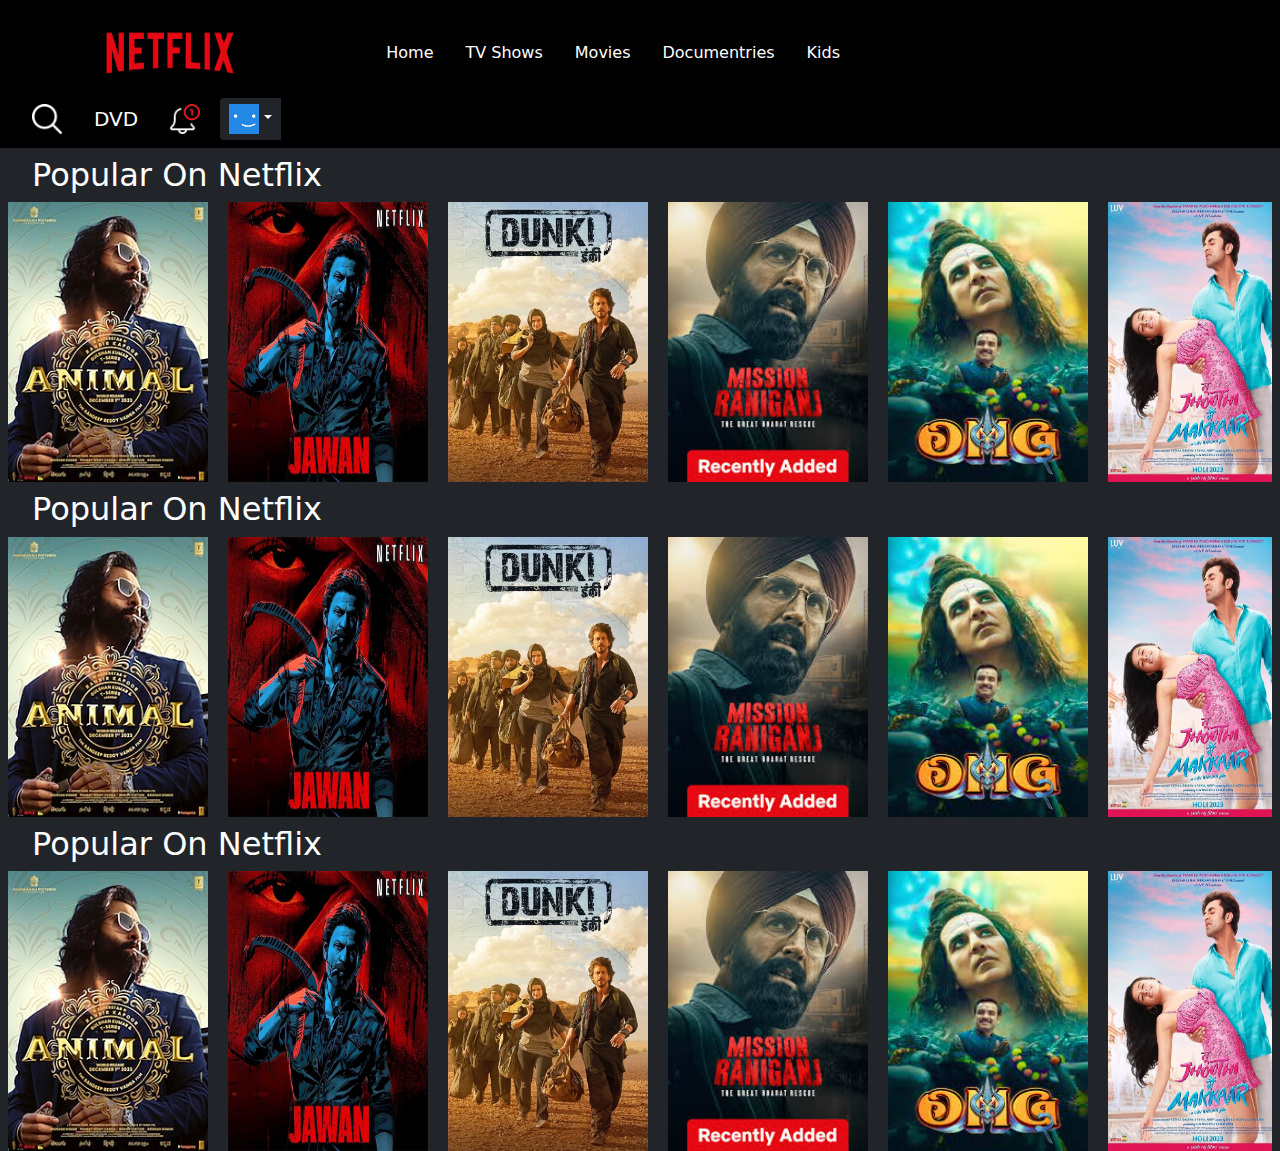
<file: pages/movies.html>
<!DOCTYPE html>
<html lang="en">

<head>
    <meta charset="UTF-8">
    <meta name="viewport" content="width=device-width, initial-scale=1.0">
    <link href="https://cdn.jsdelivr.net/npm/bootstrap@5.3.3/dist/css/bootstrap.min.css" rel="stylesheet"
        integrity="sha384-QWTKZyjpPEjISv5WaRU9OFeRpok6YctnYmDr5pNlyT2bRjXh0JMhjY6hW+ALEwIH" crossorigin="anonymous">
    <link rel="stylesheet" href="../pages/style.css">
    <link rel="icon" href="../thumbnails/N.png">
    <title>Movies</title>
    <style>
        .row-cols-5 {
            max-width: 100%;
            display: flex;
            overflow-x: auto;
        }

        .poster {
            width: 200px;
            height: 280px;
            text-align: center;
            nav-down: auto;
            margin-right: 20px;

        }

        .row-cols-5::-webkit-scrollbar {
            width: 0;

        }
    </style>



</head>

<body class="bg-dark">
    <nav class="navbar px-2" style="background-color: #000;">
        <div class="container-fluid  ">
            <a class="navbar-brand " href="../pages/home.html"><img src="../thumbnails/logo.png" alt="logo"
                    class="img-fluid " style="height: 80px; margin-left: -30px;"></a>

            <div class="d-flex menu-bar ">
                <button class="btn btn-outline-dark me-2" type="submit"> <a href="../pages/home.html">Home</a> </button>
                <button class="btn btn-outline-dark me-2" type="submit"> <a href="../pages/tv-shows.html">TV Shows</a>
                </button>
                <button class="btn btn-outline-dark me-2" type="submit"> <a href="../pages/movies.html">Movies</a>
                </button>
                <button class="btn btn-outline-dark me-2" type="submit"> <a href="../">Documentries</a>
                </button>
                <button class="btn btn-outline-dark me-2" type="submit"> <a href="../pages/kids.html">Kids</a>
                </button>

            </div>


            <div class="d-flex">
                <button class="btn btn-outline-dark me-2" type="submit"> <img src="../thumbnails/search.png"
                        alt="profile" class="img-fluid search"></button>

                <button class="btn btn-outline-dark me-2" type="submit" style="color: #fff; font-size: 20px;"><!-- <img src="../thumbnails/" alt="profile"
                class="img-fluid profile">-->DVD</button>

                <button class="btn btn-outline-dark me-2" type="submit"> <img src="../thumbnails/notify.png"
                        alt="profile" class="img-fluid notify"></button>
                <div class="btn-group me-2">
                    <button type="button" class="btn btn-sm btn-dark dropdown-toggle dropdown-toggle-split"
                        data-bs-toggle="dropdown" aria-expanded="false">
                        <img src="../thumbnails/blue-profile.webp" class="img-fluid profile-logos" alt=" profile">
                    </button>
                    <ul class="dropdown-menu">
                        <li>hello</li>
                    </ul>
                </div>
            </div>

        </div>

        </div>
    </nav>

    <div class="my_list mx-2">
        <h2 class="content-title my-2 mx-4">Popular On Netflix</h2>
        <div class="row-col row-cols-5">
            <div class="col poster "><img src="../movies/Animal_poster.jpg" alt="logo" class="img-fluid "
                    style="width: 100%; height: 100%;"></div>
            <div class="col poster "><img src="../movies/jawan_poster.jpg" alt="logo" class="img-fluid "
                    style="width: 100%; height: 100%;"></div>
            <div class="col poster "><img src="../movies/dunki.jpeg" alt="logo" class="img-fluid "
                    style="width: 100%; height: 100%;"></div>
            <div class="col poster"><img src="../movies/mission raniganj.jpeg" alt="logo" class="img-fluid "
                    style="width: 100%; height: 100%;"></div>
            <div class="col poster"><img src="../movies/omg2.jpeg" alt="logo" class="img-fluid "
                    style="width: 100%; height: 100%;"></div>
            <div class="col poster"><img src="../movies/Tu-Jhoothi-Main-Makkaar.jpeg" alt="logo" class="img-fluid "
                    style="width: 100%; height: 100%;"></div>
            <div class="col poster"><img src="../movies/laal singh chaddha.jpg_large" alt="logo" class="img-fluid "
                    style="width: 100%; height: 100%;"></div>
            <div class="col poster"><img src="../movies/chor nikal ke bhaga.jpg" alt="logo" class="img-fluid "
                    style="width: 100%; height: 100%;"></div>
            <div class="col poster"><img
                    src="../movies/mission majnu.cHJkLWVtcy1hc3NldHMvbW92aWVzLzU0ZTg3OWRmLTZmYjAtNGYxYS04YWQ4LTQyYTIzNTlmN2NmOC5qcGc="
                    alt="logo" class="img-fluid " style="width: 100%; height: 100%;"></div>
            <div class="col poster"><img src="../movies/gumraah.avif" alt="logo" class="img-fluid "
                    style="width: 100%; height: 100%;"></div>
            <div class="col poster"><img src="../movies/darlings.jpg" alt="logo" class="img-fluid "
                    style="width: 100%; height: 100%;"></div>
            <div class="col poster"><img src="../movies/BhoolBhulaiyaa2.jpg" alt="logo" class="img-fluid "
                    style="width: 100%; height: 100%;"></div>

        </div>
    </div>
    <div class="my_list mx-2">
        <h2 class="content-title my-2 mx-4">Popular On Netflix</h2>
        <div class="row-col row-cols-5">
            <div class="col poster "><img src="../movies/Animal_poster.jpg" alt="logo" class="img-fluid "
                    style="width: 100%; height: 100%;"></div>
            <div class="col poster "><img src="../movies/jawan_poster.jpg" alt="logo" class="img-fluid "
                    style="width: 100%; height: 100%;"></div>
            <div class="col poster "><img src="../movies/dunki.jpeg" alt="logo" class="img-fluid "
                    style="width: 100%; height: 100%;"></div>
            <div class="col poster"><img src="../movies/mission raniganj.jpeg" alt="logo" class="img-fluid "
                    style="width: 100%; height: 100%;"></div>
            <div class="col poster"><img src="../movies/omg2.jpeg" alt="logo" class="img-fluid "
                    style="width: 100%; height: 100%;"></div>
            <div class="col poster"><img src="../movies/Tu-Jhoothi-Main-Makkaar.jpeg" alt="logo" class="img-fluid "
                    style="width: 100%; height: 100%;"></div>
            <div class="col poster"><img src="../movies/laal singh chaddha.jpg_large" alt="logo" class="img-fluid "
                    style="width: 100%; height: 100%;"></div>
            <div class="col poster"><img src="../movies/chor nikal ke bhaga.jpg" alt="logo" class="img-fluid "
                    style="width: 100%; height: 100%;"></div>
            <div class="col poster"><img
                    src="../movies/mission majnu.cHJkLWVtcy1hc3NldHMvbW92aWVzLzU0ZTg3OWRmLTZmYjAtNGYxYS04YWQ4LTQyYTIzNTlmN2NmOC5qcGc="
                    alt="logo" class="img-fluid " style="width: 100%; height: 100%;"></div>
            <div class="col poster"><img src="../movies/gumraah.avif" alt="logo" class="img-fluid "
                    style="width: 100%; height: 100%;"></div>
            <div class="col poster"><img src="../movies/darlings.jpg" alt="logo" class="img-fluid "
                    style="width: 100%; height: 100%;"></div>
            <div class="col poster"><img src="../movies/BhoolBhulaiyaa2.jpg" alt="logo" class="img-fluid "
                    style="width: 100%; height: 100%;"></div>

        </div>
    </div>
    <div class="my_list mx-2">
        <h2 class="content-title my-2 mx-4">Popular On Netflix</h2>
        <div class="row-col row-cols-5">
            <div class="col poster "><img src="../movies/Animal_poster.jpg" alt="logo" class="img-fluid "
                    style="width: 100%; height: 100%;"></div>
            <div class="col poster "><img src="../movies/jawan_poster.jpg" alt="logo" class="img-fluid "
                    style="width: 100%; height: 100%;"></div>
            <div class="col poster "><img src="../movies/dunki.jpeg" alt="logo" class="img-fluid "
                    style="width: 100%; height: 100%;"></div>
            <div class="col poster"><img src="../movies/mission raniganj.jpeg" alt="logo" class="img-fluid "
                    style="width: 100%; height: 100%;"></div>
            <div class="col poster"><img src="../movies/omg2.jpeg" alt="logo" class="img-fluid "
                    style="width: 100%; height: 100%;"></div>
            <div class="col poster"><img src="../movies/Tu-Jhoothi-Main-Makkaar.jpeg" alt="logo" class="img-fluid "
                    style="width: 100%; height: 100%;"></div>
            <div class="col poster"><img src="../movies/laal singh chaddha.jpg_large" alt="logo" class="img-fluid "
                    style="width: 100%; height: 100%;"></div>
            <div class="col poster"><img src="../movies/chor nikal ke bhaga.jpg" alt="logo" class="img-fluid "
                    style="width: 100%; height: 100%;"></div>
            <div class="col poster"><img
                    src="../movies/mission majnu.cHJkLWVtcy1hc3NldHMvbW92aWVzLzU0ZTg3OWRmLTZmYjAtNGYxYS04YWQ4LTQyYTIzNTlmN2NmOC5qcGc="
                    alt="logo" class="img-fluid " style="width: 100%; height: 100%;"></div>
            <div class="col poster"><img src="../movies/gumraah.avif" alt="logo" class="img-fluid "
                    style="width: 100%; height: 100%;"></div>
            <div class="col poster"><img src="../movies/darlings.jpg" alt="logo" class="img-fluid "
                    style="width: 100%; height: 100%;"></div>
            <div class="col poster"><img src="../movies/BhoolBhulaiyaa2.jpg" alt="logo" class="img-fluid "
                    style="width: 100%; height: 100%;"></div>

        </div>
    </div>
</body>

</html>
</file>
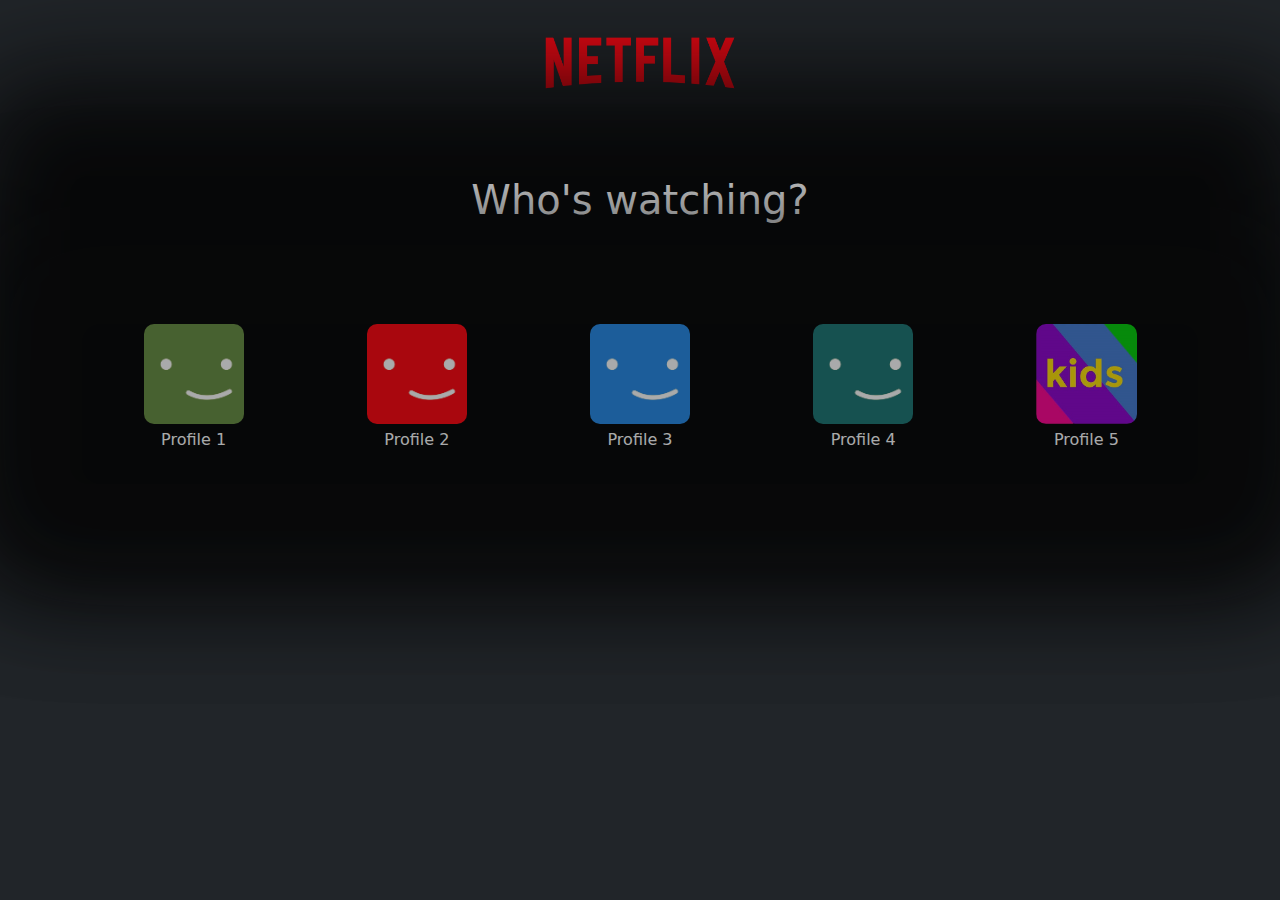
<file: pages/profiles.html>
<!DOCTYPE html>
<html lang="en">

<head>
    <meta charset="UTF-8">
    <meta name="viewport" content="width=device-width, initial-scale=1.0">
    <link rel="icon" href="../thumbnails/N.png">
    <link rel="stylesheet" href="../pages/style.css">
    <link href="https://cdn.jsdelivr.net/npm/bootstrap@5.3.3/dist/css/bootstrap.min.css" rel="stylesheet"
        integrity="sha384-QWTKZyjpPEjISv5WaRU9OFeRpok6YctnYmDr5pNlyT2bRjXh0JMhjY6hW+ALEwIH" crossorigin="anonymous">
    <title>Profiles</title>
    <style>
        .img-flui {
            height: 100px;
            border-radius: 10px;
        }

        .profile-section {
            margin-left: 300px;
        }

        .pro-desc {
            color: white;
        }

        .row a {
            text-decoration: none;
        }

        .row {
            margin-top: -100px;
        }
    </style>
</head>

<body class=" bg-dark">
    <nav class="navbar  ">
        <div class="container-fluid">
            <a class="navbar-brand  mx-auto" href="./index.html"><img src="../thumbnails/logo.png" alt="logo"
                    class="img-fluid logo" style="height: 100px;"></a>

        </div>
    </nav>



    <div class="container text-center " style="margin-top: 50px;">
        <h1 style="color: white"> Who's watching?</h1>
        <div class="container text-center">
            <div class="row d-flex" >
                <div class="col mb-3  mx-2">
                    <a href=""> <img src="../thumbnails/green-profile.webp" alt="profile1" class="img-flui">
                        <p class="mt-1 pro-desc">Profile 1</p>
                    </a>
                </div>
                <div class="col mb-3  mx-2">
                    <a href=""> <img src="../thumbnails/red-profile.webp" alt="profile1" class="img-flui">
                        <p class="mt-1 pro-desc">Profile 2</p>
                    </a>
                </div>
                <div class="col mb-3  mx-2">
                    <a href=""><img src="../thumbnails/blue-profile.webp" alt="profile1" class="img-flui">
                        <p class="mt-1 pro-desc">Profile 3</p>
                    </a>
                </div>
                <div class="col mb-3 mx-2">
                    <a href="../pages/"> <img src="../thumbnails/grey-profile.webp" alt="profile1" class="img-flui">
                        <p class="mt-1 pro-desc">Profile 4</p>
                    </a>
                </div>
                <div class="col mb-3 mx-2">
                    <a href=""> <img src="../thumbnails/Netflix Kids Section.jpg" alt="profile1" class="img-flui">
                        <p class="mt-1 pro-desc">Profile 5</p>
                    </a>
                </div>
            </div>
        </div>
</body>

</html>
</file>
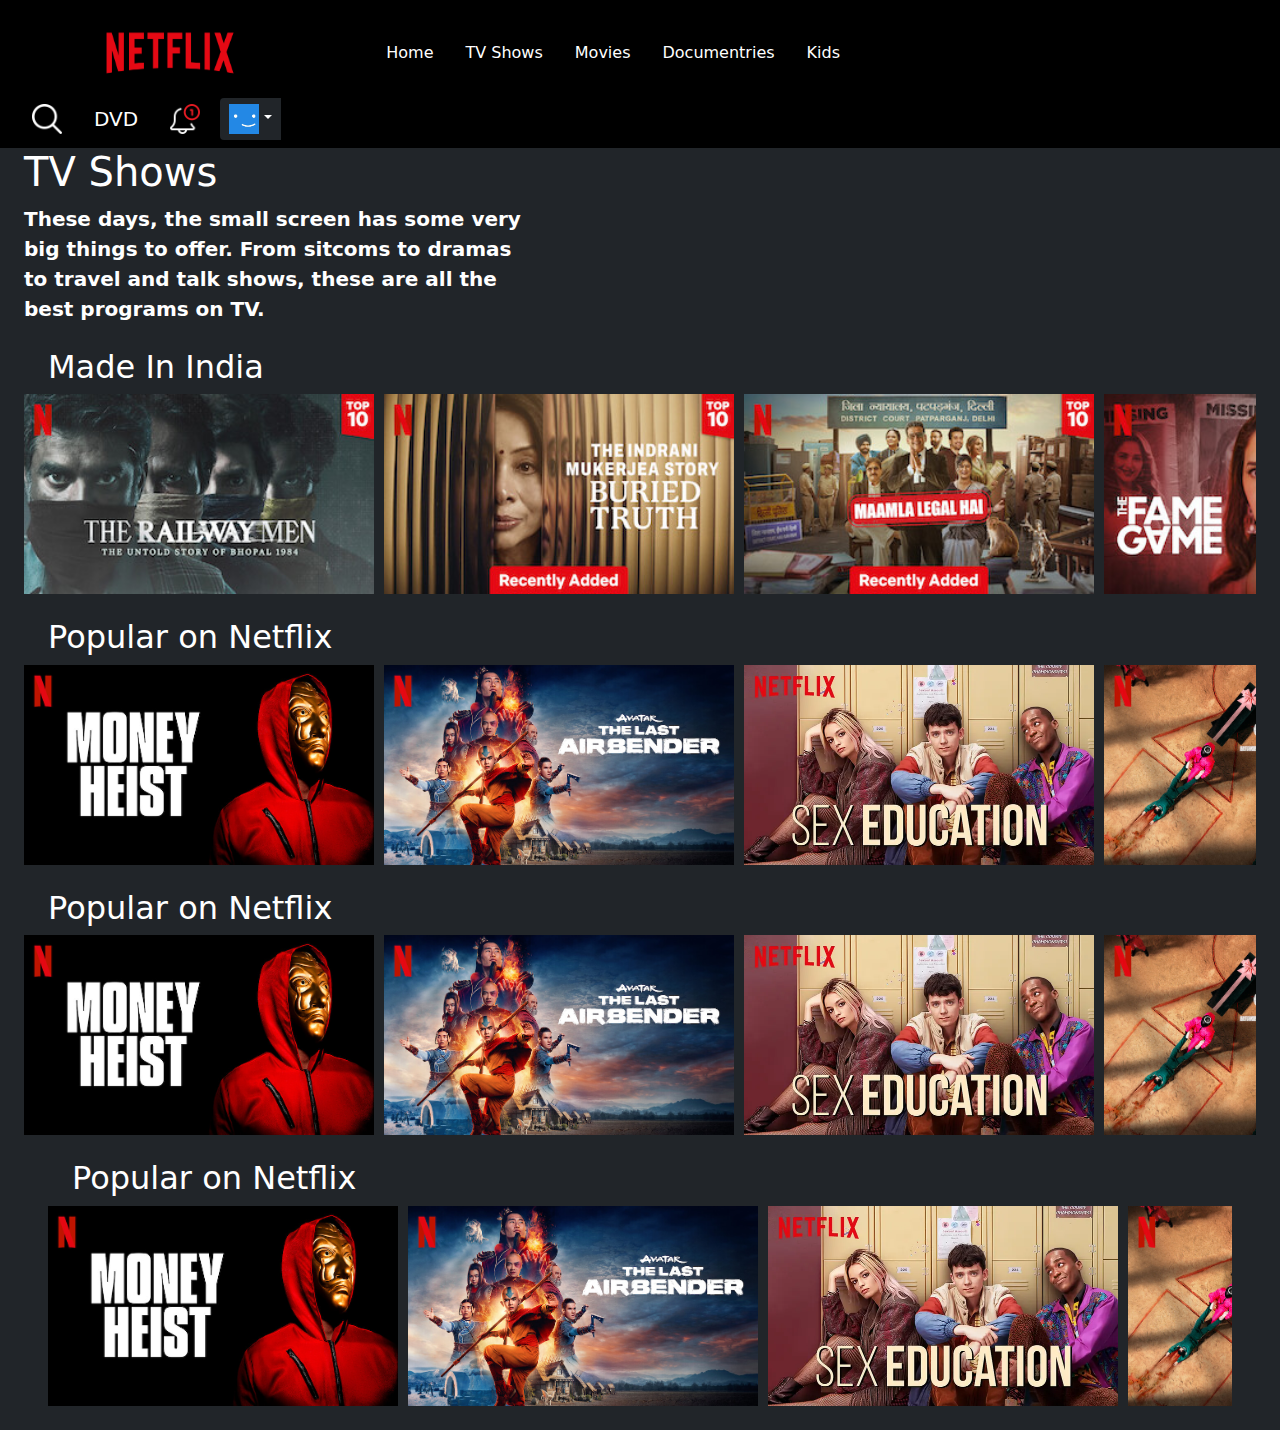
<file: pages/tv-shows.html>
<!DOCTYPE html>
<html lang="en">

<head>
    <meta charset="UTF-8">
    <meta name="viewport" content="width=device-width, initial-scale=1.0">
    <link href="https://cdn.jsdelivr.net/npm/bootstrap@5.3.3/dist/css/bootstrap.min.css" rel="stylesheet"
        integrity="sha384-QWTKZyjpPEjISv5WaRU9OFeRpok6YctnYmDr5pNlyT2bRjXh0JMhjY6hW+ALEwIH" crossorigin="anonymous">
    <link rel="stylesheet" href="../pages/style.css">
    <link rel="icon" href="../thumbnails/N.png">
    <title>TV Shows</title>
    <style>.row-cols-5{
        max-width: 100%;
        display: flex;
        overflow-x: auto;
    }
    .poster{
        width:350px;
        height: 200px;
        text-align: center;
        nav-down: auto;
        margin-right: 10px;
     
    }
    .row-cols-5::-webkit-scrollbar{
        width: 0;
        
    }</style>
</head>

<body class="bg-dark">
    <nav class="navbar px-2" style="background-color: #000;">
        <div class="container-fluid  ">
            <a class="navbar-brand " href="../pages/home.html"><img src="../thumbnails/logo.png" alt="logo"
                    class="img-fluid " style="height: 80px; margin-left: -30px;"></a>

            <div class="d-flex menu-bar ">
                <button class="btn btn-outline-dark me-2" type="submit"> <a href="../pages/home.html">Home</a> </button>
                <button class="btn btn-outline-dark me-2" type="submit"> <a href="../pages/tv-shows.html">TV Shows</a>
                </button>
                <button class="btn btn-outline-dark me-2" type="submit"> <a href="../pages/movies.html">Movies</a> </button>
                <button class="btn btn-outline-dark me-2" type="submit"> <a href="../pages/">Documentries</a>
                </button>
                <button class="btn btn-outline-dark me-2" type="submit"> <a href="../pages/kids.html">Kids</a>
                </button>

            </div>


            <div class="d-flex">
                <button class="btn btn-outline-dark me-2" type="submit"> <img src="../thumbnails/search.png"
                        alt="profile" class="img-fluid search"></button>

                <button class="btn btn-outline-dark me-2" type="submit" style="color: #fff; font-size: 20px;"><!-- <img src="../thumbnails/" alt="profile"
                class="img-fluid profile">-->DVD</button>

                <button class="btn btn-outline-dark me-2" type="submit"> <img src="../thumbnails/notify.png"
                        alt="profile" class="img-fluid notify"></button>
                <div class="btn-group me-2">
                    <button type="button" class="btn btn-sm btn-dark dropdown-toggle dropdown-toggle-split"
                        data-bs-toggle="dropdown" aria-expanded="false">
                        <img src="../thumbnails/blue-profile.webp" class="img-fluid profile-logos" alt=" profile">
                    </button>
                    <ul class="dropdown-menu">
                        <li>hello</li>
                    </ul>
                </div>
            </div>

        </div>

        </div>
    </nav>

<div class="tv-shows mx-4" style="width: 500px; color: #fff; font-size: 20px; font-weight: 600;">
    <h1>TV Shows</h1>
    <p style>These days, the small screen has some very big things to offer. From sitcoms to dramas to travel and talk shows, these are all the best programs on TV.</p>
</div>
    <div class="my_list mx-4 my-4">
        <h2 class="content-title my-2 mx-4">Made In India</h2>
        <div class="row-col row-cols-5">
            <div class="col poster "><img src="../tv shows/railway men.jpg" alt="logo" class="img-fluid "
                    style="width: 100%; height: 100%;"></div>
            <div class="col poster "><img src="../tv shows/ims.jpg" alt="logo" class="img-fluid "
                    style="width: 100%; height: 100%;"></div>
            <div class="col poster "><img src="../tv shows/maamla leagul hai.jpg "alt="logo" class="img-fluid "
                    style="width: 100%; height: 100%;"></div>
            <div class="col poster"><img src="../tv shows/fame game.jpg" alt="logo" class="img-fluid "
                    style="width: 100%; height: 100%;"></div>
            <div class="col poster"><img src="../tv shows/delhi crimes.jpg" alt="logo" class="img-fluid "
                    style="width: 100%; height: 100%;"></div>
            <div class="col poster"><img src="../tv shows/khakee.jpg" alt="logo" class="img-fluid "
                    style="width: 100%; height: 100%;"></div>
            <div class="col poster"><img src="../tv shows/guns and gulabs.jpg" alt="logo" class="img-fluid "
                    style="width: 100%; height: 100%;"></div>
            <div class="col poster"><img src="../tv shows/kaala paani.jpg" alt="logo" class="img-fluid "
                    style="width: 100%; height: 100%;"></div>
            <div class="col poster"><img src="../tv shows/kohrra.jpg" alt="logo" class="img-fluid "
                    style="width: 100%; height: 100%;"></div>
            <div class="col poster"><img src="../tv shows/rana naidu.jpg" alt="logo" class="img-fluid "
                    style="width: 100%; height: 100%;"></div>


        </div>
    </div>
    <div class="my_list mx-4 my-4">
        <h2 class="content-title my-2 mx-4">Popular on Netflix</h2>
        <div class="row-col row-cols-5">
            <div class="col poster "><img src="../posters/money-heist.jpg" alt="logo" class="img-fluid "
                    style="width: 100%; height: 100%;"></div>
            <div class="col poster "><img src="../tv shows/avatar.jpg" alt="logo" class="img-fluid "
                    style="width: 100%; height: 100%;"></div>
            <div class="col poster "><img src="../posters/sex-education.webp "alt="logo" class="img-fluid "
                    style="width: 100%; height: 100%;"></div>
            <div class="col poster"><img src="../posters/squid game.jpg" alt="logo" class="img-fluid "
                    style="width: 100%; height: 100%;"></div>
            <div class="col poster"><img src="../posters/stranger things.jpg" alt="logo" class="img-fluid "
                    style="width: 100%; height: 100%;"></div>
            <div class="col poster"><img src="../posters/all of us are dead.jpg" alt="logo" class="img-fluid "
                    style="width: 100%; height: 100%;"></div>
            <div class="col poster"><img src="../tv shows/delhi crimes.jpg" alt="logo" class="img-fluid "
                    style="width: 100%; height: 100%;"></div>
            <div class="col poster"><img src="../posters/peaky-blinders.jpg" alt="logo" class="img-fluid "
                    style="width: 100%; height: 100%;"></div>
            <div class="col poster"><img src="../posters/Wednesday.jpg" alt="logo" class="img-fluid "
                    style="width: 100%; height: 100%;"></div>
            <div class="col poster"><img src="../posters/bridgerton.jpg" alt="logo" class="img-fluid "
                    style="width: 100%; height: 100%;"></div>


        </div>
    </div>

    <div class="my_list mx-4 my-4">
        <h2 class="content-title my-2 mx-4">Popular on Netflix</h2>
        <div class="row-col row-cols-5">
            <div class="col poster "><img src="../posters/money-heist.jpg" alt="logo" class="img-fluid "
                    style="width: 100%; height: 100%;"></div>
            <div class="col poster "><img src="../tv shows/avatar.jpg" alt="logo" class="img-fluid "
                    style="width: 100%; height: 100%;"></div>
            <div class="col poster "><img src="../posters/sex-education.webp "alt="logo" class="img-fluid "
                    style="width: 100%; height: 100%;"></div>
            <div class="col poster"><img src="../posters/squid game.jpg" alt="logo" class="img-fluid "
                    style="width: 100%; height: 100%;"></div>
            <div class="col poster"><img src="../posters/stranger things.jpg" alt="logo" class="img-fluid "
                    style="width: 100%; height: 100%;"></div>
            <div class="col poster"><img src="../posters/all of us are dead.jpg" alt="logo" class="img-fluid "
                    style="width: 100%; height: 100%;"></div>
            <div class="col poster"><img src="../tv shows/delhi crimes.jpg" alt="logo" class="img-fluid "
                    style="width: 100%; height: 100%;"></div>
            <div class="col poster"><img src="../posters/peaky-blinders.jpg" alt="logo" class="img-fluid "
                    style="width: 100%; height: 100%;"></div>
            <div class="col poster"><img src="../posters/Wednesday.jpg" alt="logo" class="img-fluid "
                    style="width: 100%; height: 100%;"></div>
            <div class="col poster"><img src="../posters/bridgerton.jpg" alt="logo" class="img-fluid "
                    style="width: 100%; height: 100%;"></div>
        </div>

        <div class="my_list mx-4 my-4">
                <h2 class="content-title my-2 mx-4">Popular on Netflix</h2>
                <div class="row-col row-cols-5">
                    <div class="col poster "><img src="../posters/money-heist.jpg" alt="logo" class="img-fluid "
                            style="width: 100%; height: 100%;"></div>
                    <div class="col poster "><img src="../tv shows/avatar.jpg" alt="logo" class="img-fluid "
                            style="width: 100%; height: 100%;"></div>
                    <div class="col poster "><img src="../posters/sex-education.webp "alt="logo" class="img-fluid "
                            style="width: 100%; height: 100%;"></div>
                    <div class="col poster"><img src="../posters/squid game.jpg" alt="logo" class="img-fluid "
                            style="width: 100%; height: 100%;"></div>
                    <div class="col poster"><img src="../posters/stranger things.jpg" alt="logo" class="img-fluid "
                            style="width: 100%; height: 100%;"></div>
                    <div class="col poster"><img src="../posters/all of us are dead.jpg" alt="logo" class="img-fluid "
                            style="width: 100%; height: 100%;"></div>
                    <div class="col poster"><img src="../tv shows/delhi crimes.jpg" alt="logo" class="img-fluid "
                            style="width: 100%; height: 100%;"></div>
                    <div class="col poster"><img src="../posters/peaky-blinders.jpg" alt="logo" class="img-fluid "
                            style="width: 100%; height: 100%;"></div>
                    <div class="col poster"><img src="../posters/Wednesday.jpg" alt="logo" class="img-fluid "
                            style="width: 100%; height: 100%;"></div>
                    <div class="col poster"><img src="../posters/bridgerton.jpg" alt="logo" class="img-fluid "
                            style="width: 100%; height: 100%;"></div>
        
        
                </div>
            </div>
    </div>
</body>

</html>
</file>
<file: pages/style.css>
body{
    margin: 0;
    padding: 0;
}
.navbar {
    background-color: rgba(0, 0, 0, 0);
    width: 100%;
}

.logo {
    height: 100px;
}
.login-btn{
    background-color: red;
}
.navbar-brand{
  margin-left: 100px;
}

.background {
    background-image: url(../thumbnails/login-bg.png);
    background-repeat: no-repeat;
    background-size: cover;
}

.container {
    opacity: 0.5;
}

.global {
    height: 15px;
}

.flex-column {

    color: white;
}

.fs-1 {
    font-weight: 700;
    font-size: 2rem;
}

.fs-4 {
    font-weight: 600;}

.form-control {
    width: 350px;
    opacity: 0.8;
}

.started {
    height: 70px;
}

.started input:hover {
    box-shadow: 0 0 3px 1px red;
}

.text-center {
    margin: 200px auto;
    width: 600px;
    background-color: black;
    opacity: 0.8;
    border-radius: 20px;
    box-shadow: 0 0 100px 100px #030303;
}

.login-form {
    margin: 30px auto;
    width: 600px;
    background-color: black;
    opacity: 0.95;
    padding: 20px;
    height: 700px;
}

.sign-in-btn {
    width: 350px;
    height: 60px;
    background-color: red;
}

.login-btn a {
    text-decoration: none;
    color: white;
}

.login-form h1 {
    margin: 50px 0px 50px 100px;

}

.form-check {
    margin-left: 110px;

}

.form-check a {
    margin-left: 150px;
}

.login-form p {
    margin-left: 110px;
}
.forward-arrow{
    height: 20px;
}
.sign-in-btn a{
    text-decoration: none;
    color:#fff;
}
.profile-logos{
    height: 30px;
}
.search{
    height: 30px;
}
.notify{
    height: 30px;
}
.menu-bar{
    margin-right: 400px;
}
.menu-bar a {
    font-size: 16px;
    text-decoration:none ;
    color: #fff;
}
.navbar button{
    border: none;
}
.navbar button:hover{
    background-color: black;
}
.row-cols-5{
    max-width: 100%;
    display: flex;
    overflow-x: auto;
}
.poster{
    width:350px;
    height: 200px;
    text-align: center;
    nav-down: auto;
    margin-right: 10px;
 
}
.row-cols-5::-webkit-scrollbar{
    width: 0;
    
}
.content-title{
    color: #fff;

}
</file>
